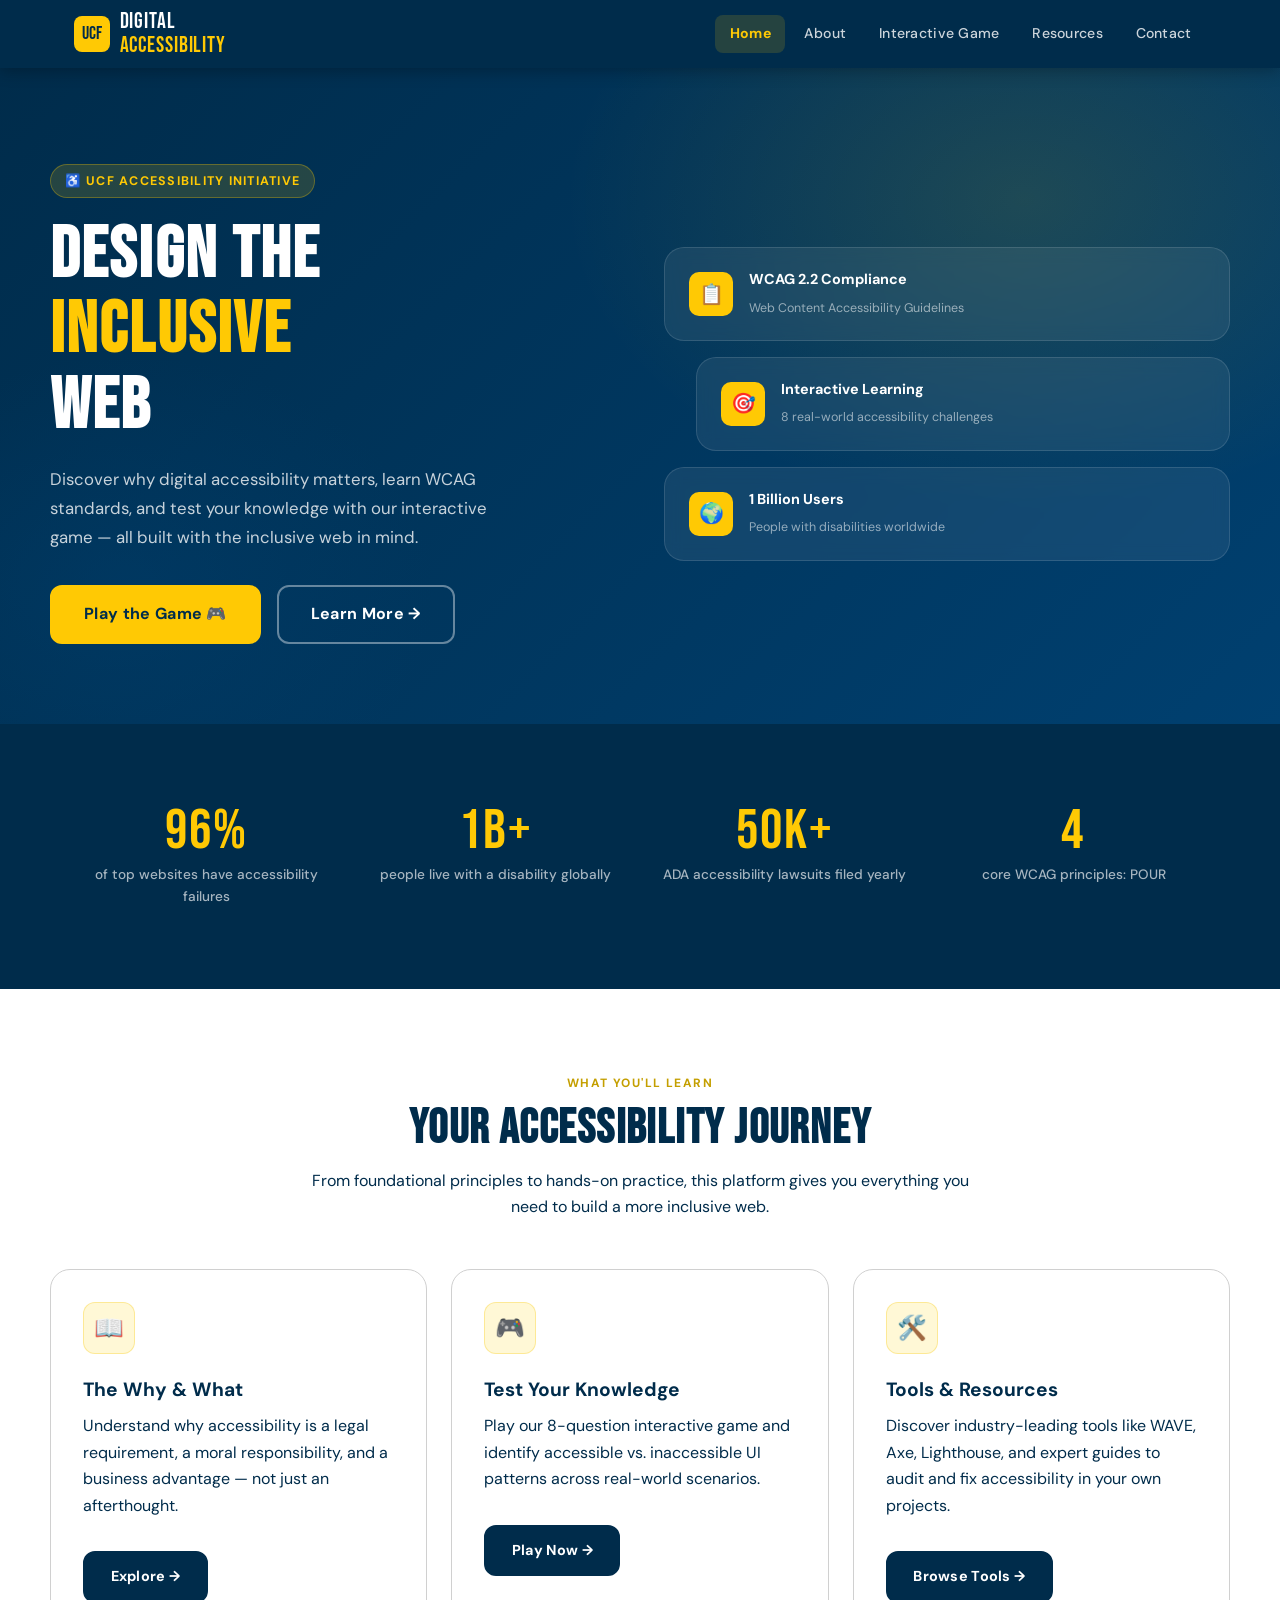
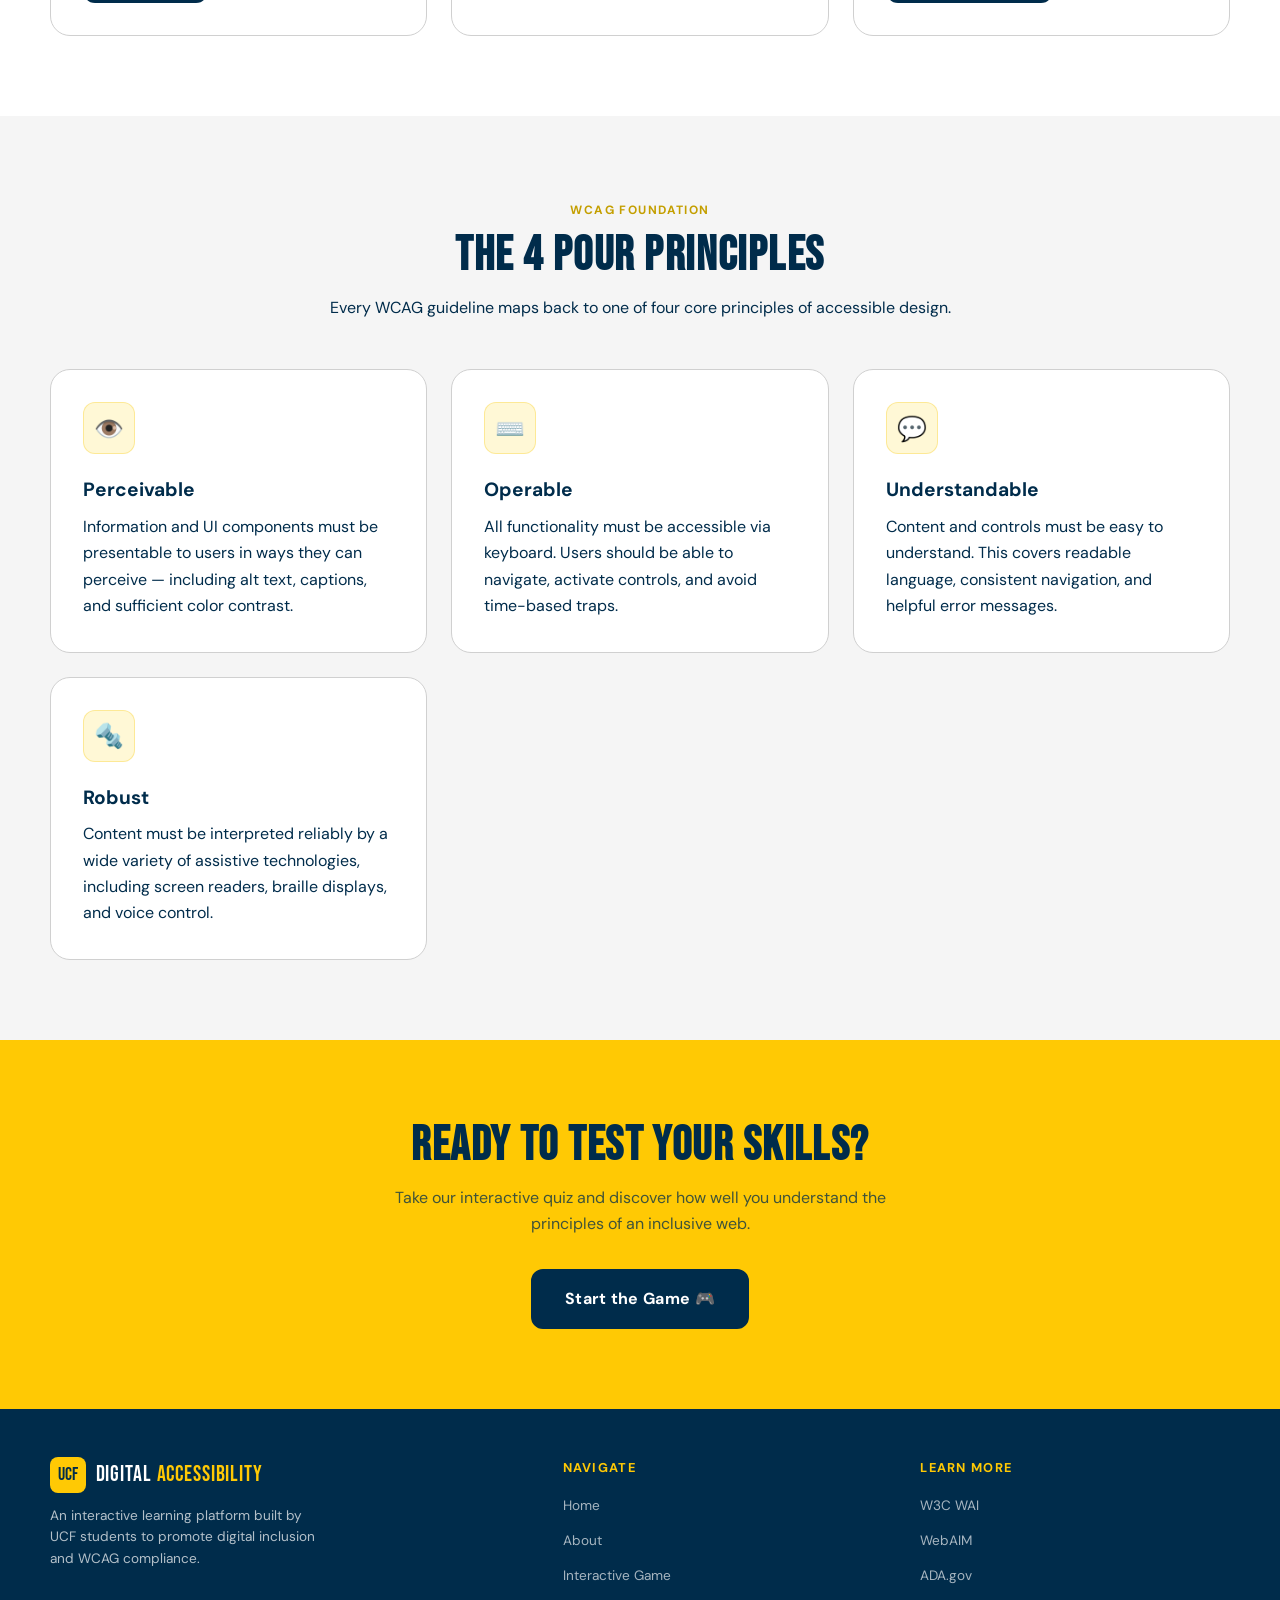
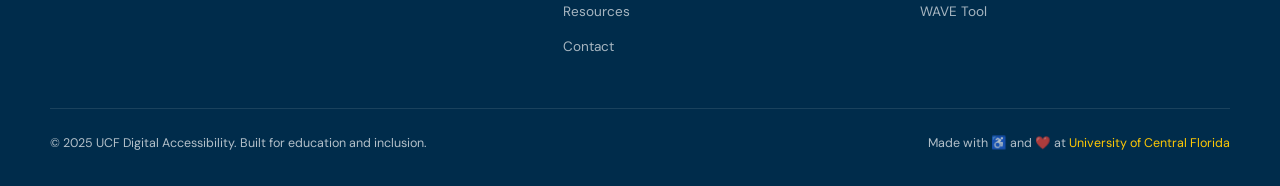
<file: index.html>
<!DOCTYPE html>
<html lang="en">
<head>
  <meta charset="UTF-8" />
  <meta name="viewport" content="width=device-width, initial-scale=1.0" />
  <meta name="description" content="Learn about digital accessibility, WCAG standards, and inclusive design with UCF's interactive learning platform." />
  <title>UCF Digital Accessibility — Home</title>
  <link rel="stylesheet" href="style.css" />
  <link rel="icon" href="data:image/svg+xml,<svg xmlns='http://www.w3.org/2000/svg' viewBox='0 0 100 100'><text y='.9em' font-size='90'>♿</text></svg>" />
</head>
<body>

  <a href="#main-content" class="skip-link">Skip to main content</a>

  <!-- HEADER -->
  <header role="banner">
    <div class="nav-container">
      <a href="index.html" class="nav-logo" aria-label="UCF Digital Accessibility Home">
        <div class="nav-logo-icon" aria-hidden="true">UCF</div>
        <div class="nav-logo-text">Digital<br><span>Accessibility</span></div>
      </a>
      <nav role="navigation" aria-label="Main navigation">
        <button class="nav-toggle" aria-label="Toggle menu" aria-expanded="false">☰</button>
        <ul>
          <li><a href="index.html">Home</a></li>
          <li><a href="about.html">About</a></li>
          <li><a href="accessibility-experiences.html">Interactive Game</a></li>
          <li><a href="resources.html">Resources</a></li>
          <li><a href="contact.html">Contact</a></li>
        </ul>
      </nav>
    </div>
  </header>

  <main id="main-content">

    <!-- HERO -->
    <section class="hero" aria-label="Hero section">
      <div class="hero-grid">
        <div class="hero-content">
          <div class="hero-eyebrow" aria-hidden="true">
            ♿ UCF Accessibility Initiative
          </div>
          <h1>Design the<br><em>Inclusive</em><br>Web</h1>
          <p>
            Discover why digital accessibility matters, learn WCAG standards, and test your knowledge with our interactive game — all built with the inclusive web in mind.
          </p>
          <div class="hero-ctas">
            <a href="accessibility-experiences.html" class="btn btn-primary btn-lg">
              Play the Game 🎮
            </a>
            <a href="about.html" class="btn btn-outline btn-lg">
              Learn More →
            </a>
          </div>
        </div>
        <div class="hero-visual" aria-hidden="true">
          <div class="hero-card">
            <div class="hero-card-icon">📋</div>
            <div class="hero-card-text">
              <strong>WCAG 2.2 Compliance</strong>
              <span>Web Content Accessibility Guidelines</span>
            </div>
          </div>
          <div class="hero-card">
            <div class="hero-card-icon">🎯</div>
            <div class="hero-card-text">
              <strong>Interactive Learning</strong>
              <span>8 real-world accessibility challenges</span>
            </div>
          </div>
          <div class="hero-card">
            <div class="hero-card-icon">🌍</div>
            <div class="hero-card-text">
              <strong>1 Billion Users</strong>
              <span>People with disabilities worldwide</span>
            </div>
          </div>
        </div>
      </div>
    </section>

    <!-- STATS -->
    <section class="section bg-navy" aria-label="Accessibility statistics">
      <div class="stat-strip container">
        <div class="stat-item fade-in">
          <div class="stat-number" data-count="96" data-suffix="%">96%</div>
          <div class="stat-label">of top websites have accessibility failures</div>
        </div>
        <div class="stat-item fade-in">
          <div class="stat-number" data-count="1" data-suffix="B+">1B+</div>
          <div class="stat-label">people live with a disability globally</div>
        </div>
        <div class="stat-item fade-in">
          <div class="stat-number" data-count="50" data-suffix="K+">50K+</div>
          <div class="stat-label">ADA accessibility lawsuits filed yearly</div>
        </div>
        <div class="stat-item fade-in">
          <div class="stat-number" data-count="4" data-suffix="">4</div>
          <div class="stat-label">core WCAG principles: POUR</div>
        </div>
      </div>
    </section>

    <!-- WHAT YOU'LL LEARN -->
    <section class="section" aria-labelledby="learn-heading">
      <div class="section-header fade-in">
        <span class="section-eyebrow">What You'll Learn</span>
        <h2 id="learn-heading">Your Accessibility Journey</h2>
        <p>From foundational principles to hands-on practice, this platform gives you everything you need to build a more inclusive web.</p>
      </div>
      <div class="cards-grid">
        <article class="card fade-in" aria-label="About accessibility">
          <div class="card-icon" aria-hidden="true">📖</div>
          <h3>The Why & What</h3>
          <p>Understand why accessibility is a legal requirement, a moral responsibility, and a business advantage — not just an afterthought.</p>
          <a href="about.html" class="btn btn-navy mt-2" style="display:inline-flex;">Explore →</a>
        </article>
        <article class="card fade-in" aria-label="Interactive game">
          <div class="card-icon" aria-hidden="true">🎮</div>
          <h3>Test Your Knowledge</h3>
          <p>Play our 8-question interactive game and identify accessible vs. inaccessible UI patterns across real-world scenarios.</p>
          <a href="accessibility-experiences.html" class="btn btn-navy mt-2" style="display:inline-flex;">Play Now →</a>
        </article>
        <article class="card fade-in" aria-label="Developer resources">
          <div class="card-icon" aria-hidden="true">🛠️</div>
          <h3>Tools & Resources</h3>
          <p>Discover industry-leading tools like WAVE, Axe, Lighthouse, and expert guides to audit and fix accessibility in your own projects.</p>
          <a href="resources.html" class="btn btn-navy mt-2" style="display:inline-flex;">Browse Tools →</a>
        </article>
      </div>
    </section>

    <!-- POUR PRINCIPLES -->
    <section class="section bg-gray" aria-labelledby="pour-heading">
      <div class="section-header fade-in">
        <span class="section-eyebrow">WCAG Foundation</span>
        <h2 id="pour-heading">The 4 POUR Principles</h2>
        <p>Every WCAG guideline maps back to one of four core principles of accessible design.</p>
      </div>
      <div class="cards-grid">
        <article class="card fade-in">
          <div class="card-icon" aria-hidden="true">👁️</div>
          <h3>Perceivable</h3>
          <p>Information and UI components must be presentable to users in ways they can perceive — including alt text, captions, and sufficient color contrast.</p>
        </article>
        <article class="card fade-in">
          <div class="card-icon" aria-hidden="true">⌨️</div>
          <h3>Operable</h3>
          <p>All functionality must be accessible via keyboard. Users should be able to navigate, activate controls, and avoid time-based traps.</p>
        </article>
        <article class="card fade-in">
          <div class="card-icon" aria-hidden="true">💬</div>
          <h3>Understandable</h3>
          <p>Content and controls must be easy to understand. This covers readable language, consistent navigation, and helpful error messages.</p>
        </article>
        <article class="card fade-in">
          <div class="card-icon" aria-hidden="true">🔩</div>
          <h3>Robust</h3>
          <p>Content must be interpreted reliably by a wide variety of assistive technologies, including screen readers, braille displays, and voice control.</p>
        </article>
      </div>
    </section>

    <!-- CTA -->
    <section class="section bg-gold" aria-label="Call to action">
      <div class="text-center container">
        <h2 style="color:var(--navy);" class="fade-in">Ready to Test Your Skills?</h2>
        <p style="color:rgba(0,44,75,.75);max-width:500px;margin:0 auto 2rem;" class="fade-in">
          Take our interactive quiz and discover how well you understand the principles of an inclusive web.
        </p>
        <a href="accessibility-experiences.html" class="btn btn-navy btn-lg fade-in">
          Start the Game 🎮
        </a>
      </div>
    </section>

  </main>

  <!-- FOOTER -->
  <footer role="contentinfo">
    <div class="footer-inner">
      <div class="footer-brand">
        <a href="index.html" class="nav-logo" aria-label="UCF Digital Accessibility">
          <div class="nav-logo-icon" aria-hidden="true">UCF</div>
          <div class="nav-logo-text">Digital <span>Accessibility</span></div>
        </a>
        <p>An interactive learning platform built by UCF students to promote digital inclusion and WCAG compliance.</p>
      </div>
      <div class="footer-col">
        <h4>Navigate</h4>
        <ul>
          <li><a href="index.html">Home</a></li>
          <li><a href="about.html">About</a></li>
          <li><a href="accessibility-experiences.html">Interactive Game</a></li>
          <li><a href="resources.html">Resources</a></li>
          <li><a href="contact.html">Contact</a></li>
        </ul>
      </div>
      <div class="footer-col">
        <h4>Learn More</h4>
        <ul>
          <li><a href="https://www.w3.org/WAI/" target="_blank" rel="noopener">W3C WAI</a></li>
          <li><a href="https://webaim.org/" target="_blank" rel="noopener">WebAIM</a></li>
          <li><a href="https://www.ada.gov/" target="_blank" rel="noopener">ADA.gov</a></li>
          <li><a href="https://wave.webaim.org/" target="_blank" rel="noopener">WAVE Tool</a></li>
        </ul>
      </div>
    </div>
    <div class="footer-bottom">
      <span>© 2025 UCF Digital Accessibility. Built for education and inclusion.</span>
      <span>Made with ♿ and ❤️ at <a href="https://www.ucf.edu" target="_blank" rel="noopener">University of Central Florida</a></span>
    </div>
  </footer>

  <script src="script.js"></script>
</body>
</html>
</file>
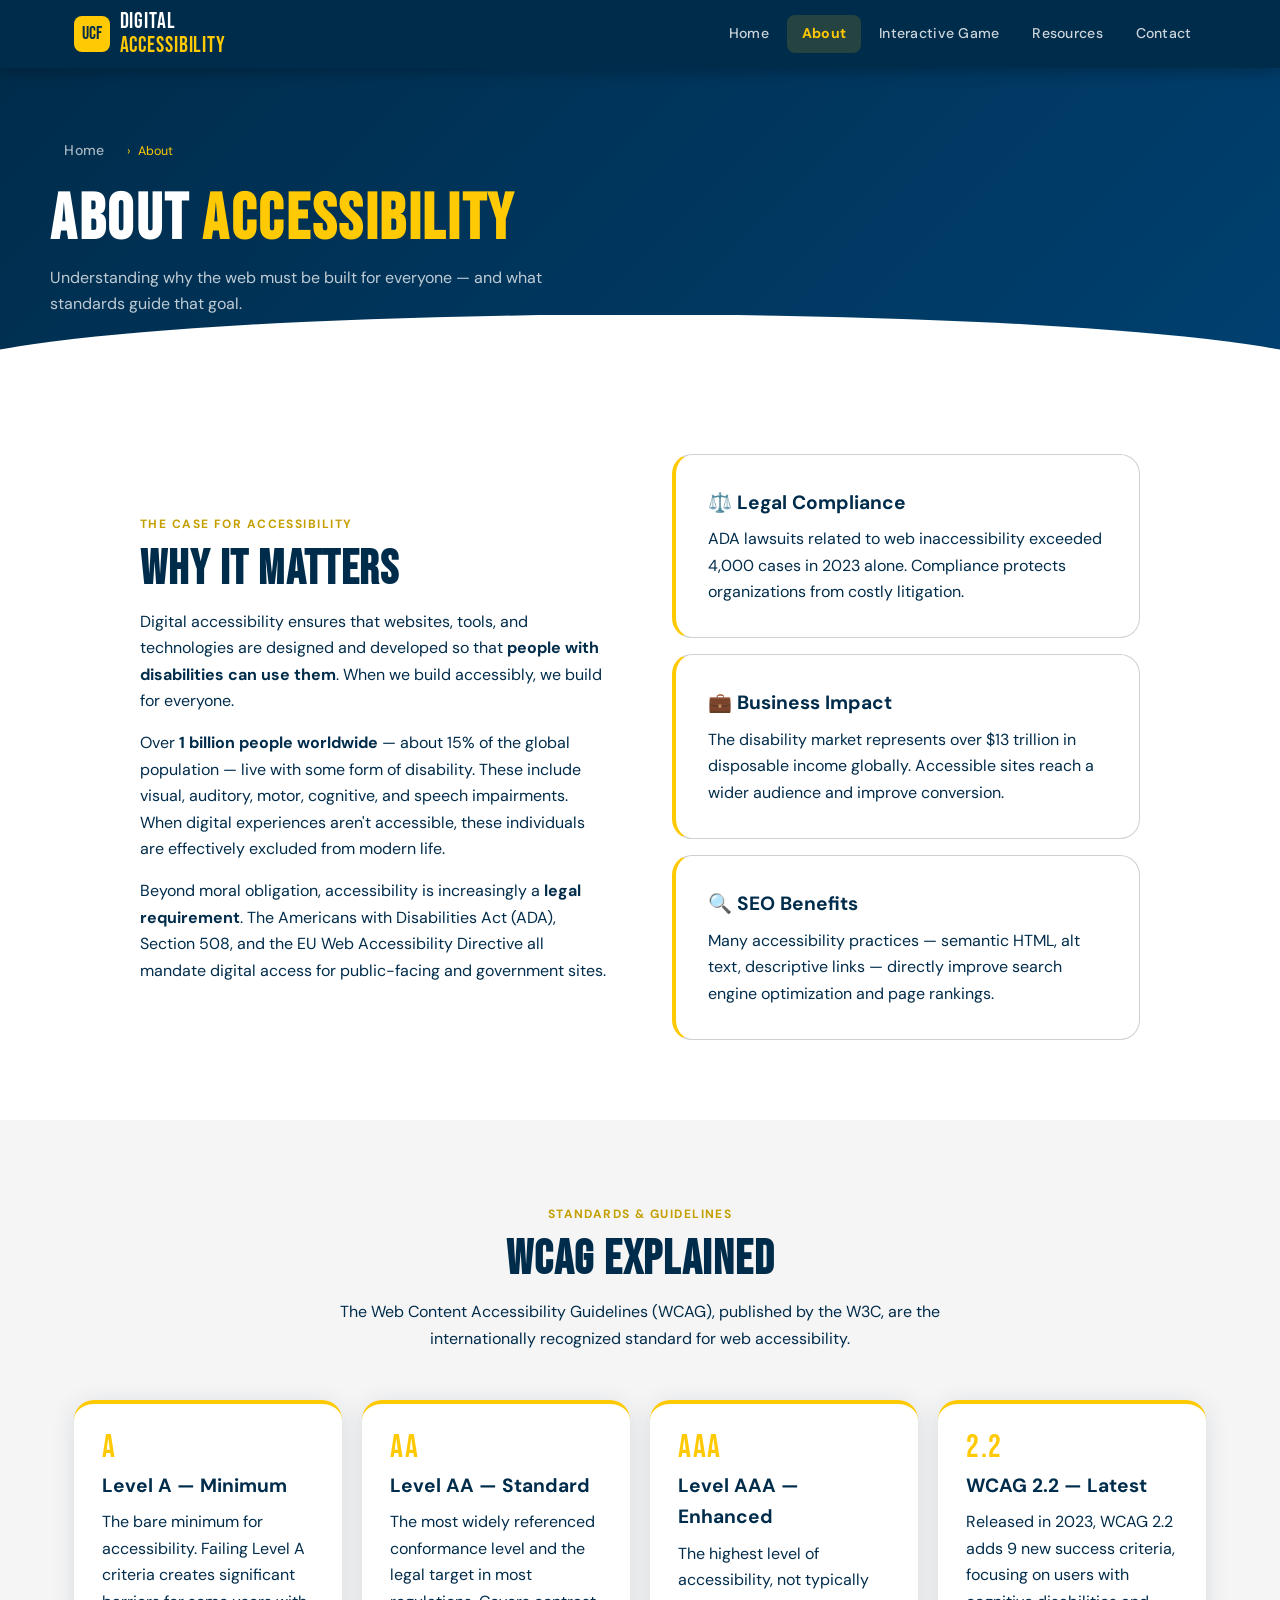
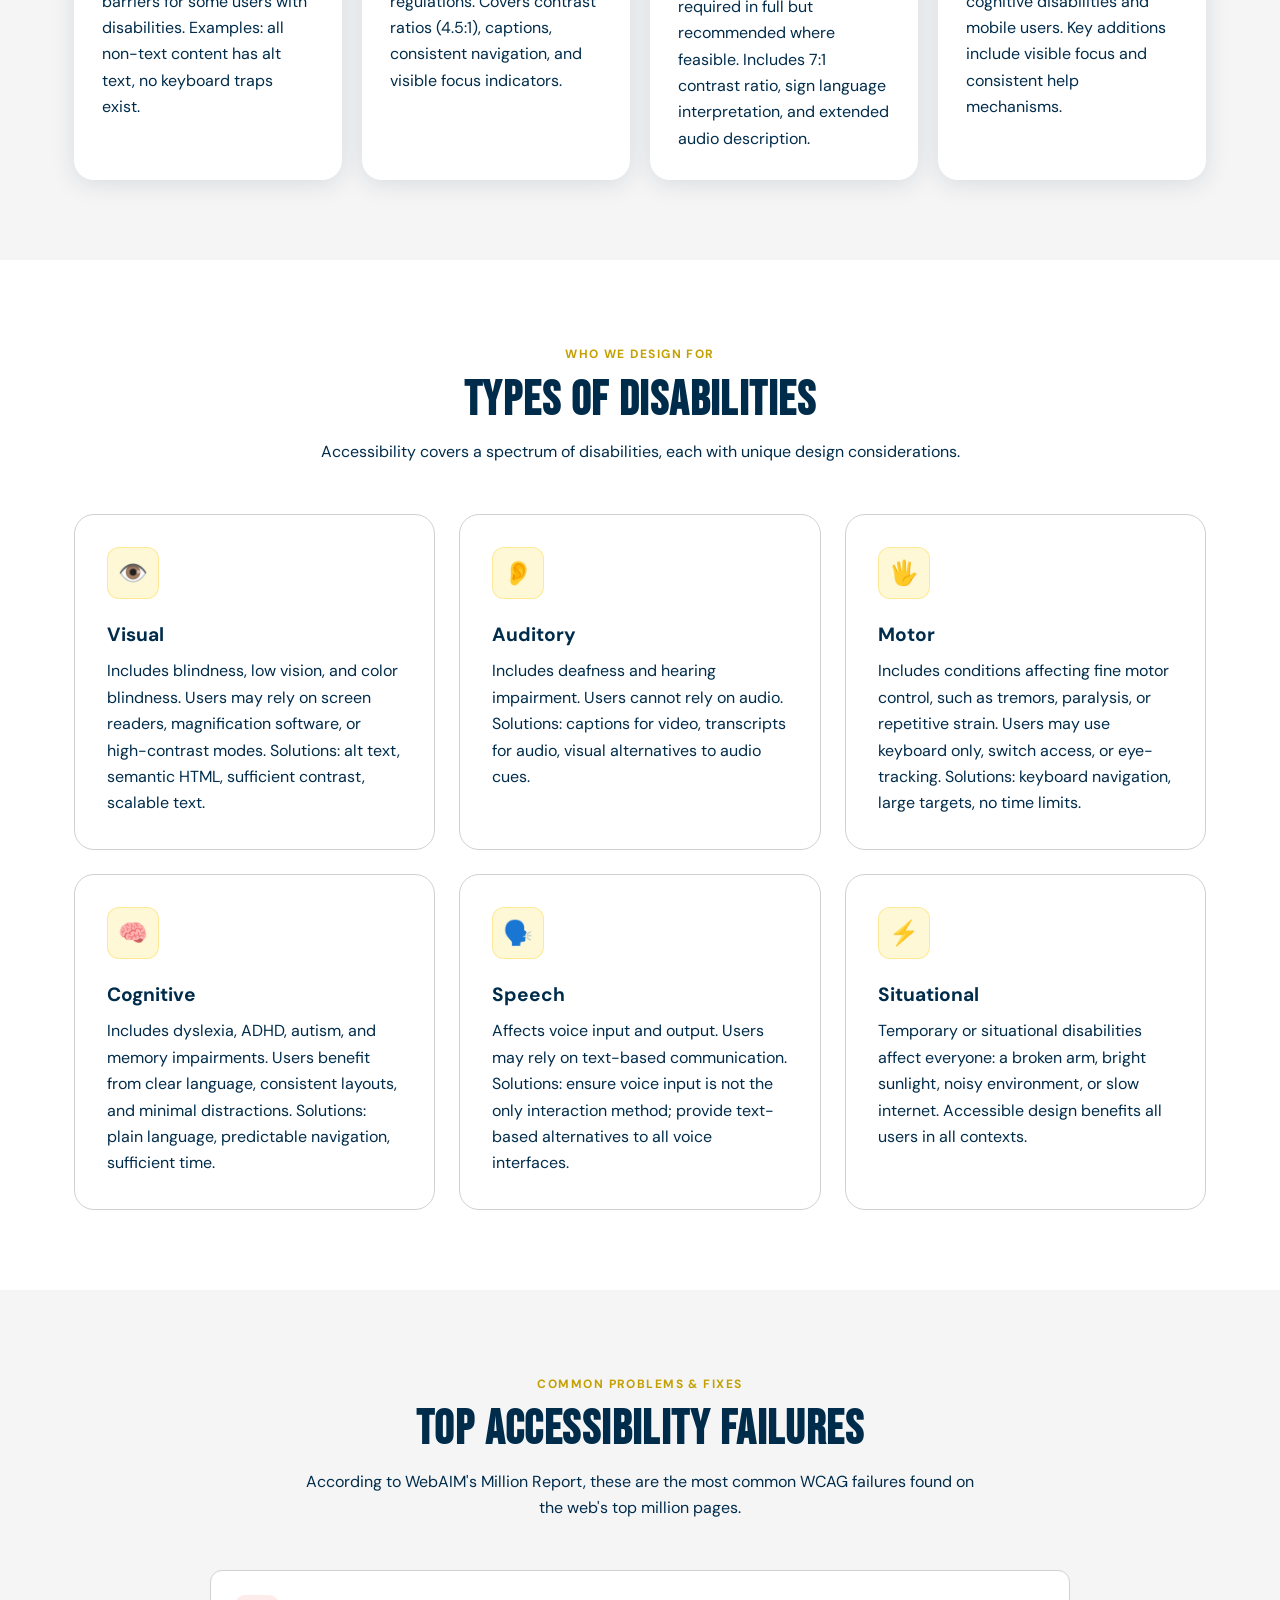
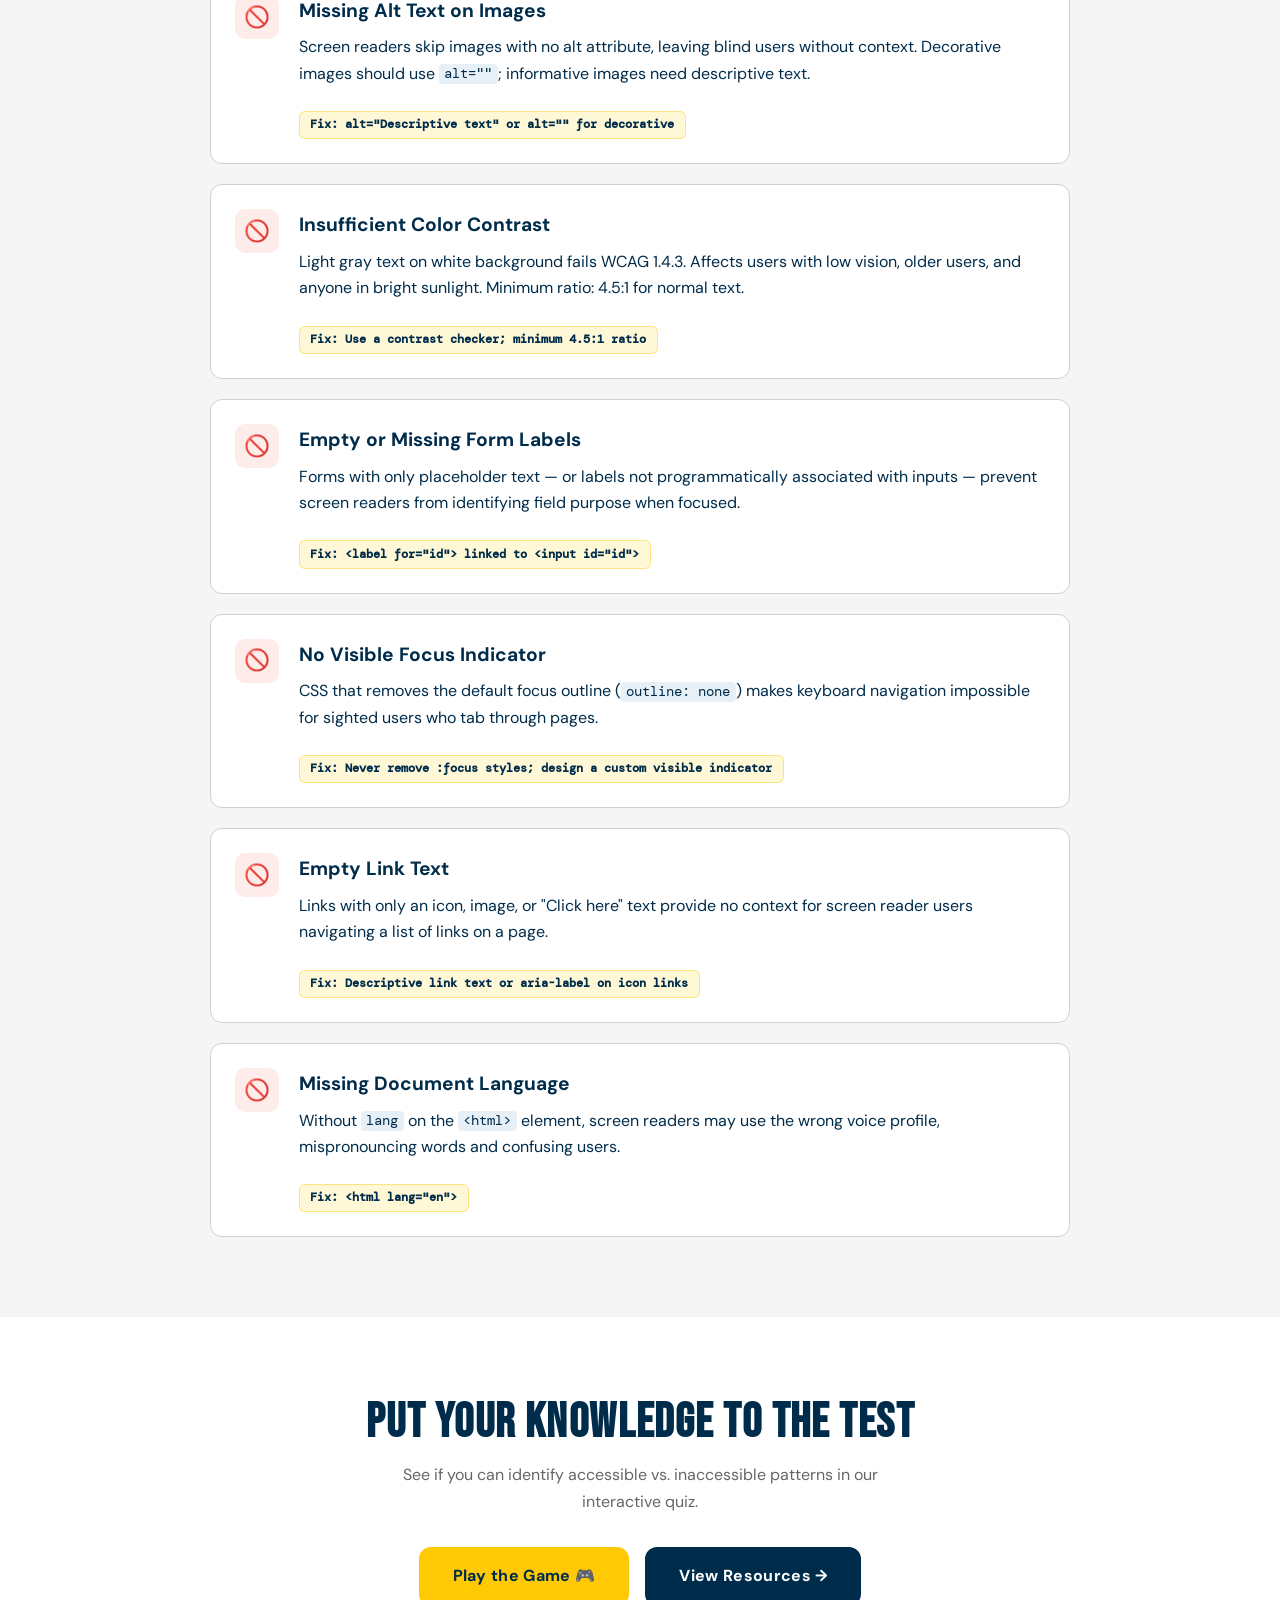
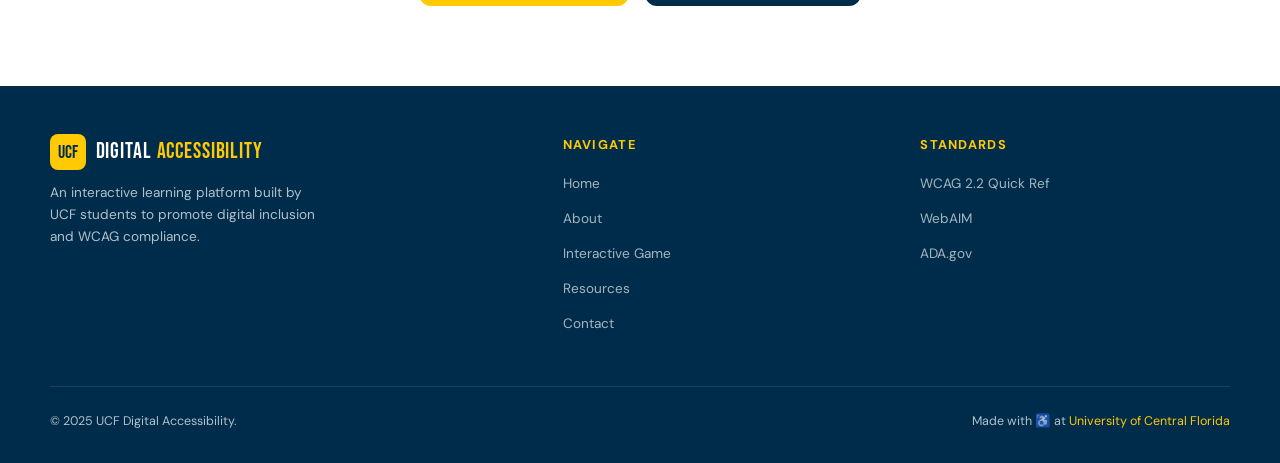
<file: about.html>
<!DOCTYPE html>
<html lang="en">
<head>
  <meta charset="UTF-8" />
  <meta name="viewport" content="width=device-width, initial-scale=1.0" />
  <meta name="description" content="Learn why digital accessibility matters, explore WCAG standards, and discover how to fix common accessibility issues." />
  <title>About — UCF Digital Accessibility</title>
  <link rel="stylesheet" href="style.css" />
  <link rel="icon" href="data:image/svg+xml,<svg xmlns='http://www.w3.org/2000/svg' viewBox='0 0 100 100'><text y='.9em' font-size='90'>♿</text></svg>" />
</head>
<body>

  <a href="#main-content" class="skip-link">Skip to main content</a>

  <header role="banner">
    <div class="nav-container">
      <a href="index.html" class="nav-logo" aria-label="UCF Digital Accessibility Home">
        <div class="nav-logo-icon" aria-hidden="true">UCF</div>
        <div class="nav-logo-text">Digital<br><span>Accessibility</span></div>
      </a>
      <nav role="navigation" aria-label="Main navigation">
        <button class="nav-toggle" aria-label="Toggle menu" aria-expanded="false">☰</button>
        <ul>
          <li><a href="index.html">Home</a></li>
          <li><a href="about.html">About</a></li>
          <li><a href="accessibility-experiences.html">Interactive Game</a></li>
          <li><a href="resources.html">Resources</a></li>
          <li><a href="contact.html">Contact</a></li>
        </ul>
      </nav>
    </div>
  </header>

  <main id="main-content">

    <div class="page-header">
      <div class="page-header-content">
        <nav class="breadcrumb" aria-label="Breadcrumb">
          <a href="index.html">Home</a>
          <span aria-hidden="true">›</span>
          <span aria-current="page">About</span>
        </nav>
        <h1>About <em>Accessibility</em></h1>
        <p>Understanding why the web must be built for everyone — and what standards guide that goal.</p>
      </div>
    </div>

    <!-- WHY IT MATTERS -->
    <section class="section" aria-labelledby="why-heading">
      <div class="container">
        <div style="display:grid;grid-template-columns:1fr 1fr;gap:4rem;align-items:center;max-width:1000px;margin:0 auto;">
          <div class="fade-in">
            <span class="section-eyebrow">The Case for Accessibility</span>
            <h2 id="why-heading" style="text-align:left;">Why It Matters</h2>
            <p>Digital accessibility ensures that websites, tools, and technologies are designed and developed so that <strong>people with disabilities can use them</strong>. When we build accessibly, we build for everyone.</p>
            <p>Over <strong>1 billion people worldwide</strong> — about 15% of the global population — live with some form of disability. These include visual, auditory, motor, cognitive, and speech impairments. When digital experiences aren't accessible, these individuals are effectively excluded from modern life.</p>
            <p>Beyond moral obligation, accessibility is increasingly a <strong>legal requirement</strong>. The Americans with Disabilities Act (ADA), Section 508, and the EU Web Accessibility Directive all mandate digital access for public-facing and government sites.</p>
          </div>
          <div class="fade-in" style="display:grid;gap:1rem;">
            <div class="card" style="border-left:4px solid var(--gold);">
              <h3>⚖️ Legal Compliance</h3>
              <p>ADA lawsuits related to web inaccessibility exceeded 4,000 cases in 2023 alone. Compliance protects organizations from costly litigation.</p>
            </div>
            <div class="card" style="border-left:4px solid var(--gold);">
              <h3>💼 Business Impact</h3>
              <p>The disability market represents over $13 trillion in disposable income globally. Accessible sites reach a wider audience and improve conversion.</p>
            </div>
            <div class="card" style="border-left:4px solid var(--gold);">
              <h3>🔍 SEO Benefits</h3>
              <p>Many accessibility practices — semantic HTML, alt text, descriptive links — directly improve search engine optimization and page rankings.</p>
            </div>
          </div>
        </div>
      </div>
    </section>

    <!-- WCAG STANDARDS -->
    <section class="section bg-gray" aria-labelledby="wcag-heading">
      <div class="container">
        <div class="section-header fade-in">
          <span class="section-eyebrow">Standards & Guidelines</span>
          <h2 id="wcag-heading">WCAG Explained</h2>
          <p>The Web Content Accessibility Guidelines (WCAG), published by the W3C, are the internationally recognized standard for web accessibility.</p>
        </div>
        <div class="wcag-grid fade-in">
          <div class="wcag-card">
            <div class="wcag-level">A</div>
            <h3>Level A — Minimum</h3>
            <p>The bare minimum for accessibility. Failing Level A criteria creates significant barriers for some users with disabilities. Examples: all non-text content has alt text, no keyboard traps exist.</p>
          </div>
          <div class="wcag-card">
            <div class="wcag-level">AA</div>
            <h3>Level AA — Standard</h3>
            <p>The most widely referenced conformance level and the legal target in most regulations. Covers contrast ratios (4.5:1), captions, consistent navigation, and visible focus indicators.</p>
          </div>
          <div class="wcag-card">
            <div class="wcag-level">AAA</div>
            <h3>Level AAA — Enhanced</h3>
            <p>The highest level of accessibility, not typically required in full but recommended where feasible. Includes 7:1 contrast ratio, sign language interpretation, and extended audio description.</p>
          </div>
          <div class="wcag-card">
            <div class="wcag-level">2.2</div>
            <h3>WCAG 2.2 — Latest</h3>
            <p>Released in 2023, WCAG 2.2 adds 9 new success criteria, focusing on users with cognitive disabilities and mobile users. Key additions include visible focus and consistent help mechanisms.</p>
          </div>
        </div>
      </div>
    </section>

    <!-- DISABILITY TYPES -->
    <section class="section" aria-labelledby="types-heading">
      <div class="container">
        <div class="section-header fade-in">
          <span class="section-eyebrow">Who We Design For</span>
          <h2 id="types-heading">Types of Disabilities</h2>
          <p>Accessibility covers a spectrum of disabilities, each with unique design considerations.</p>
        </div>
        <div class="cards-grid">
          <article class="card fade-in">
            <div class="card-icon" aria-hidden="true">👁️</div>
            <h3>Visual</h3>
            <p>Includes blindness, low vision, and color blindness. Users may rely on screen readers, magnification software, or high-contrast modes. Solutions: alt text, semantic HTML, sufficient contrast, scalable text.</p>
          </article>
          <article class="card fade-in">
            <div class="card-icon" aria-hidden="true">👂</div>
            <h3>Auditory</h3>
            <p>Includes deafness and hearing impairment. Users cannot rely on audio. Solutions: captions for video, transcripts for audio, visual alternatives to audio cues.</p>
          </article>
          <article class="card fade-in">
            <div class="card-icon" aria-hidden="true">🖐️</div>
            <h3>Motor</h3>
            <p>Includes conditions affecting fine motor control, such as tremors, paralysis, or repetitive strain. Users may use keyboard only, switch access, or eye-tracking. Solutions: keyboard navigation, large targets, no time limits.</p>
          </article>
          <article class="card fade-in">
            <div class="card-icon" aria-hidden="true">🧠</div>
            <h3>Cognitive</h3>
            <p>Includes dyslexia, ADHD, autism, and memory impairments. Users benefit from clear language, consistent layouts, and minimal distractions. Solutions: plain language, predictable navigation, sufficient time.</p>
          </article>
          <article class="card fade-in">
            <div class="card-icon" aria-hidden="true">🗣️</div>
            <h3>Speech</h3>
            <p>Affects voice input and output. Users may rely on text-based communication. Solutions: ensure voice input is not the only interaction method; provide text-based alternatives to all voice interfaces.</p>
          </article>
          <article class="card fade-in">
            <div class="card-icon" aria-hidden="true">⚡</div>
            <h3>Situational</h3>
            <p>Temporary or situational disabilities affect everyone: a broken arm, bright sunlight, noisy environment, or slow internet. Accessible design benefits all users in all contexts.</p>
          </article>
        </div>
      </div>
    </section>

    <!-- COMMON ISSUES -->
    <section class="section bg-gray" aria-labelledby="issues-heading">
      <div class="container">
        <div class="section-header fade-in">
          <span class="section-eyebrow">Common Problems & Fixes</span>
          <h2 id="issues-heading">Top Accessibility Failures</h2>
          <p>According to WebAIM's Million Report, these are the most common WCAG failures found on the web's top million pages.</p>
        </div>
        <div class="issue-list fade-in">

          <div class="issue-item">
            <div class="issue-badge bad" aria-hidden="true">🚫</div>
            <div>
              <h3>Missing Alt Text on Images</h3>
              <p>Screen readers skip images with no alt attribute, leaving blind users without context. Decorative images should use <code>alt=""</code>; informative images need descriptive text.</p>
              <span class="fix-tag">Fix: alt="Descriptive text" or alt="" for decorative</span>
            </div>
          </div>

          <div class="issue-item">
            <div class="issue-badge bad" aria-hidden="true">🚫</div>
            <div>
              <h3>Insufficient Color Contrast</h3>
              <p>Light gray text on white background fails WCAG 1.4.3. Affects users with low vision, older users, and anyone in bright sunlight. Minimum ratio: 4.5:1 for normal text.</p>
              <span class="fix-tag">Fix: Use a contrast checker; minimum 4.5:1 ratio</span>
            </div>
          </div>

          <div class="issue-item">
            <div class="issue-badge bad" aria-hidden="true">🚫</div>
            <div>
              <h3>Empty or Missing Form Labels</h3>
              <p>Forms with only placeholder text — or labels not programmatically associated with inputs — prevent screen readers from identifying field purpose when focused.</p>
              <span class="fix-tag">Fix: &lt;label for="id"&gt; linked to &lt;input id="id"&gt;</span>
            </div>
          </div>

          <div class="issue-item">
            <div class="issue-badge bad" aria-hidden="true">🚫</div>
            <div>
              <h3>No Visible Focus Indicator</h3>
              <p>CSS that removes the default focus outline (<code>outline: none</code>) makes keyboard navigation impossible for sighted users who tab through pages.</p>
              <span class="fix-tag">Fix: Never remove :focus styles; design a custom visible indicator</span>
            </div>
          </div>

          <div class="issue-item">
            <div class="issue-badge bad" aria-hidden="true">🚫</div>
            <div>
              <h3>Empty Link Text</h3>
              <p>Links with only an icon, image, or "Click here" text provide no context for screen reader users navigating a list of links on a page.</p>
              <span class="fix-tag">Fix: Descriptive link text or aria-label on icon links</span>
            </div>
          </div>

          <div class="issue-item">
            <div class="issue-badge bad" aria-hidden="true">🚫</div>
            <div>
              <h3>Missing Document Language</h3>
              <p>Without <code>lang</code> on the <code>&lt;html&gt;</code> element, screen readers may use the wrong voice profile, mispronouncing words and confusing users.</p>
              <span class="fix-tag">Fix: &lt;html lang="en"&gt;</span>
            </div>
          </div>

        </div>
      </div>
    </section>

    <!-- CTA -->
    <section class="section" aria-label="Call to action">
      <div class="text-center container fade-in">
        <h2>Put Your Knowledge to the Test</h2>
        <p style="max-width:500px;margin:0 auto 2rem;color:var(--gray-600);">See if you can identify accessible vs. inaccessible patterns in our interactive quiz.</p>
        <div style="display:flex;gap:1rem;justify-content:center;flex-wrap:wrap;">
          <a href="accessibility-experiences.html" class="btn btn-primary btn-lg">Play the Game 🎮</a>
          <a href="resources.html" class="btn btn-navy btn-lg">View Resources →</a>
        </div>
      </div>
    </section>

  </main>

  <footer role="contentinfo">
    <div class="footer-inner">
      <div class="footer-brand">
        <a href="index.html" class="nav-logo" aria-label="UCF Digital Accessibility">
          <div class="nav-logo-icon" aria-hidden="true">UCF</div>
          <div class="nav-logo-text">Digital <span>Accessibility</span></div>
        </a>
        <p>An interactive learning platform built by UCF students to promote digital inclusion and WCAG compliance.</p>
      </div>
      <div class="footer-col">
        <h4>Navigate</h4>
        <ul>
          <li><a href="index.html">Home</a></li>
          <li><a href="about.html">About</a></li>
          <li><a href="accessibility-experiences.html">Interactive Game</a></li>
          <li><a href="resources.html">Resources</a></li>
          <li><a href="contact.html">Contact</a></li>
        </ul>
      </div>
      <div class="footer-col">
        <h4>Standards</h4>
        <ul>
          <li><a href="https://www.w3.org/WAI/WCAG22/quickref/" target="_blank" rel="noopener">WCAG 2.2 Quick Ref</a></li>
          <li><a href="https://webaim.org/" target="_blank" rel="noopener">WebAIM</a></li>
          <li><a href="https://www.ada.gov/" target="_blank" rel="noopener">ADA.gov</a></li>
        </ul>
      </div>
    </div>
    <div class="footer-bottom">
      <span>© 2025 UCF Digital Accessibility.</span>
      <span>Made with ♿ at <a href="https://www.ucf.edu" target="_blank" rel="noopener">University of Central Florida</a></span>
    </div>
  </footer>

  <script src="script.js"></script>
</body>
</html>
</file>
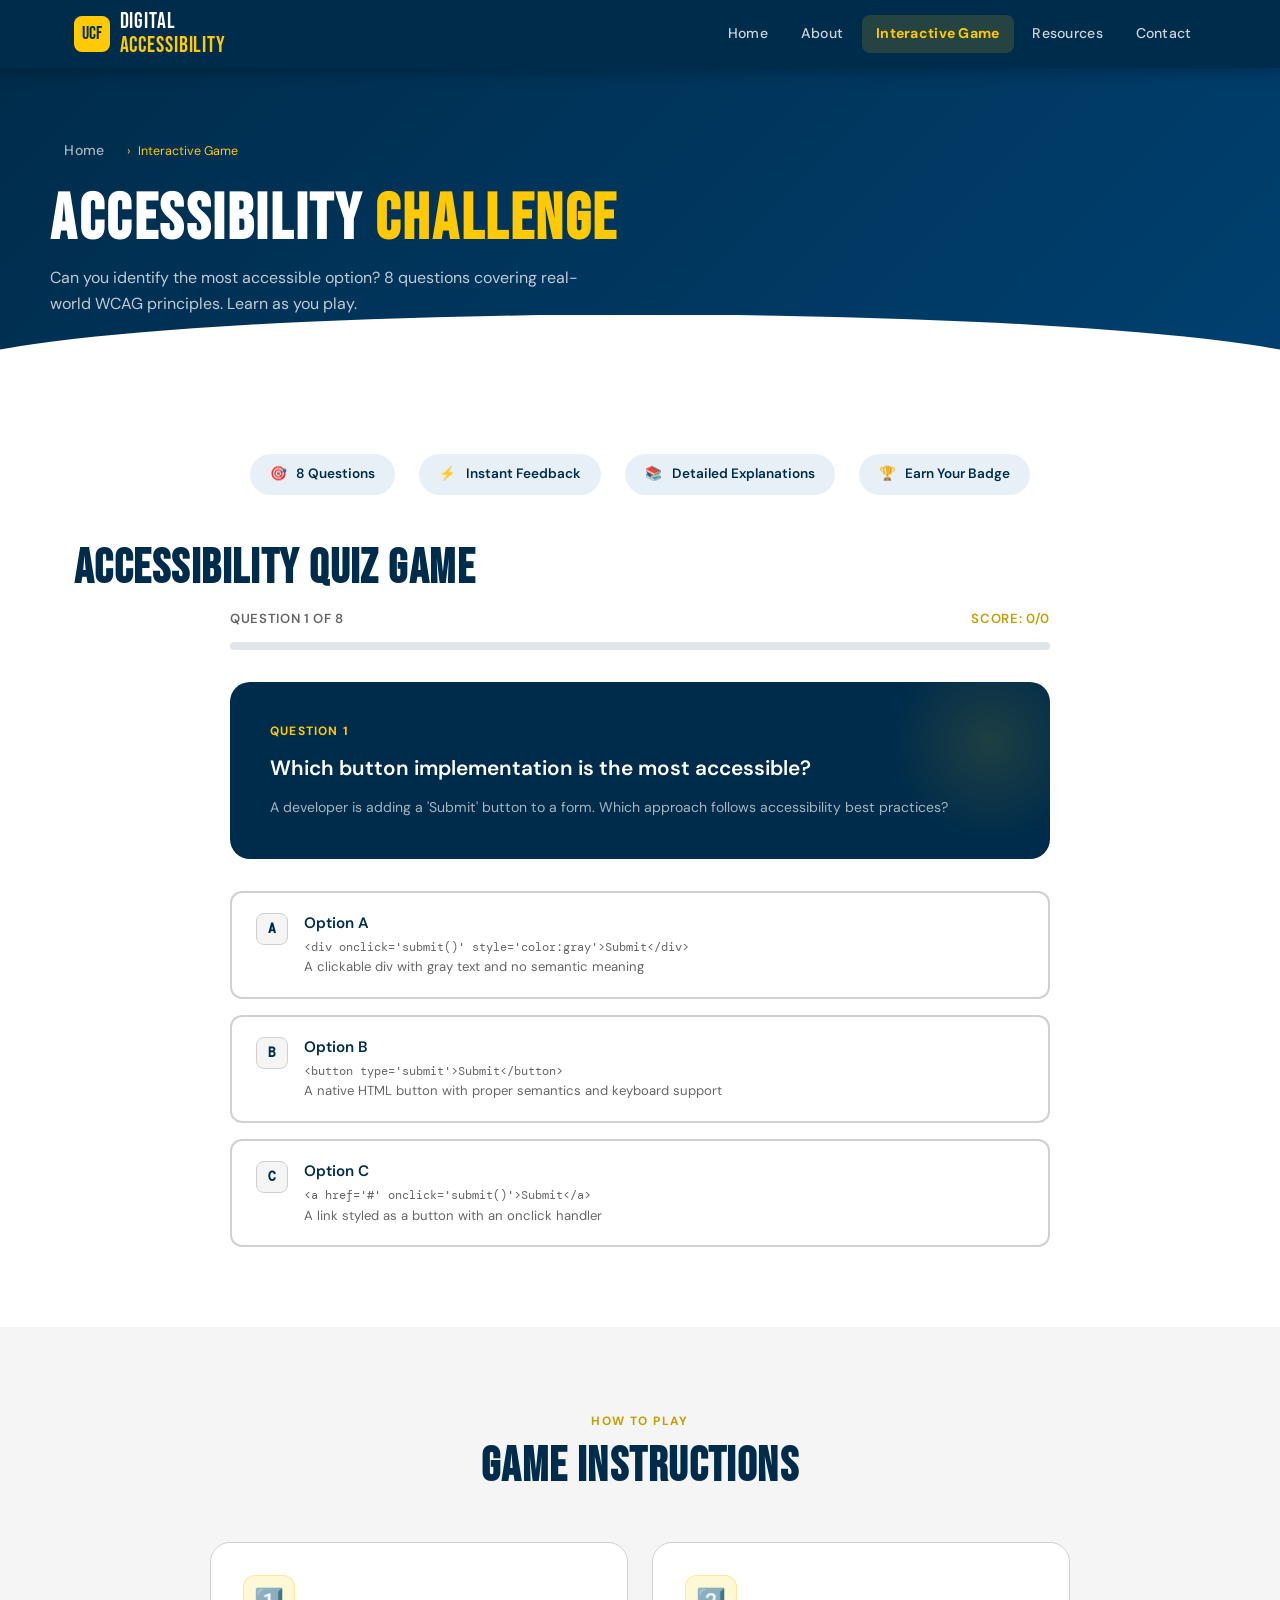
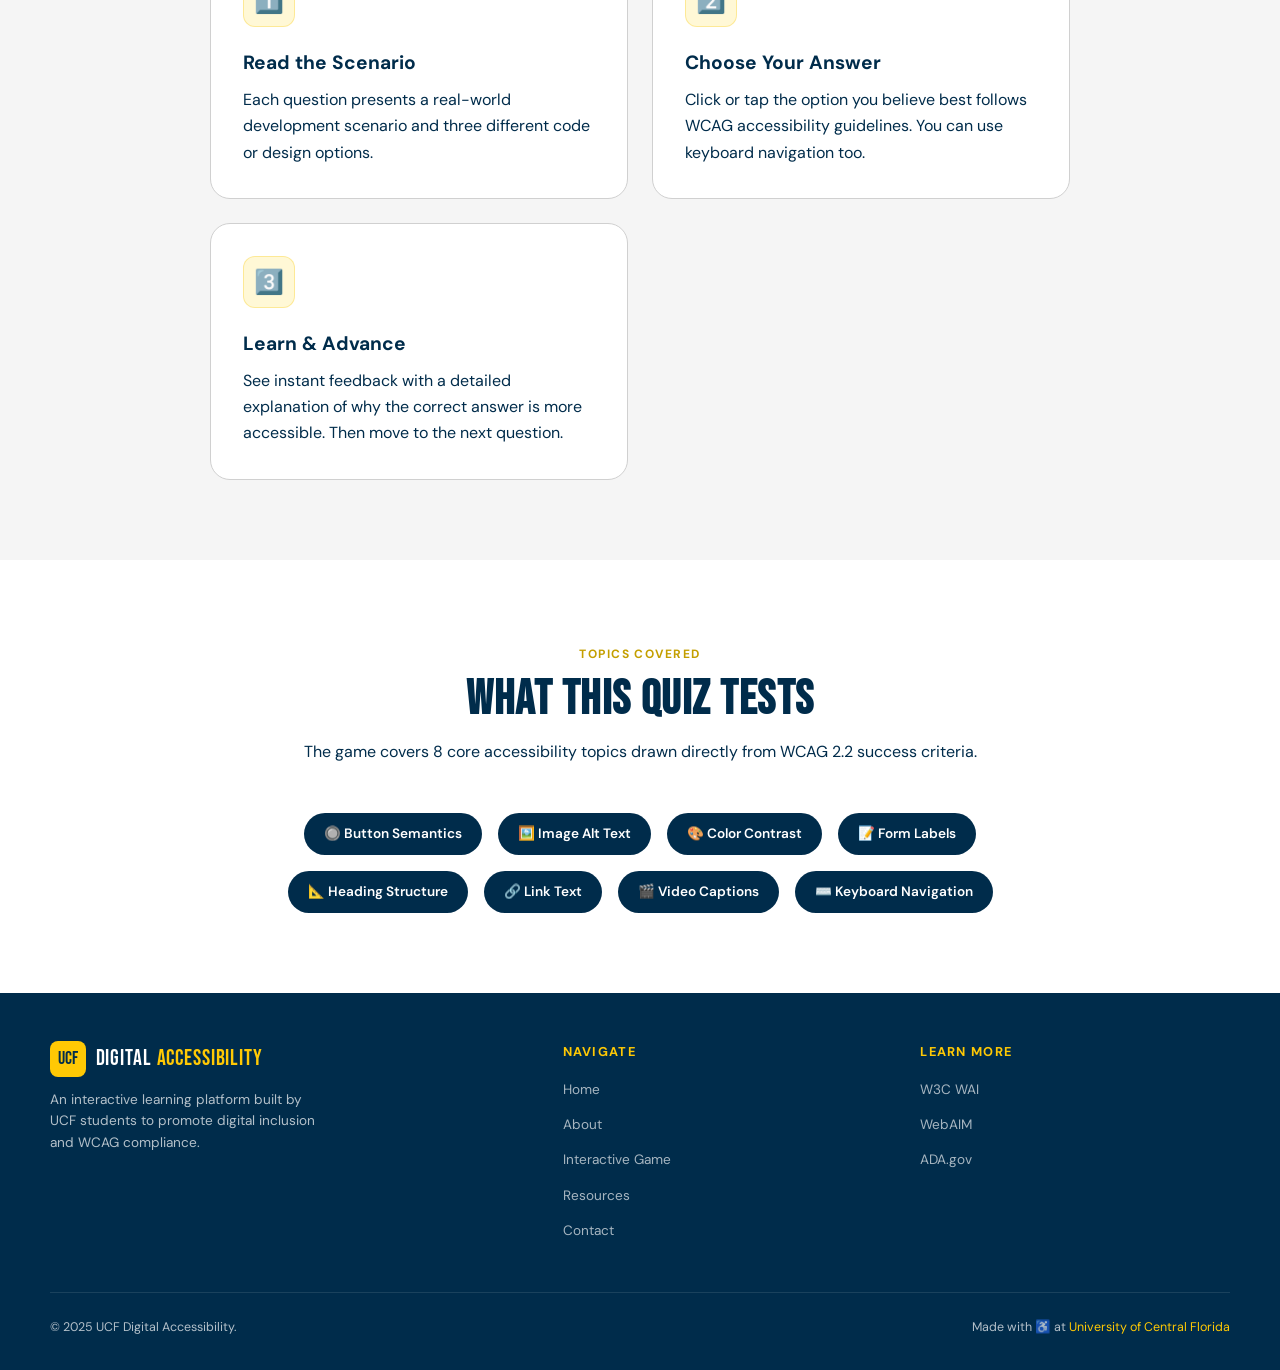
<file: accessibility-experiences.html>
<!DOCTYPE html>
<html lang="en">
<head>
  <meta charset="UTF-8" />
  <meta name="viewport" content="width=device-width, initial-scale=1.0" />
  <meta name="description" content="Test your accessibility knowledge with our interactive game. Identify accessible vs. inaccessible UI patterns and learn WCAG best practices." />
  <title>Interactive Game — UCF Digital Accessibility</title>
  <link rel="stylesheet" href="style.css" />
  <link rel="icon" href="data:image/svg+xml,<svg xmlns='http://www.w3.org/2000/svg' viewBox='0 0 100 100'><text y='.9em' font-size='90'>♿</text></svg>" />
</head>
<body>

  <a href="#main-content" class="skip-link">Skip to main content</a>

  <header role="banner">
    <div class="nav-container">
      <a href="index.html" class="nav-logo" aria-label="UCF Digital Accessibility Home">
        <div class="nav-logo-icon" aria-hidden="true">UCF</div>
        <div class="nav-logo-text">Digital<br><span>Accessibility</span></div>
      </a>
      <nav role="navigation" aria-label="Main navigation">
        <button class="nav-toggle" aria-label="Toggle menu" aria-expanded="false">☰</button>
        <ul>
          <li><a href="index.html">Home</a></li>
          <li><a href="about.html">About</a></li>
          <li><a href="accessibility-experiences.html">Interactive Game</a></li>
          <li><a href="resources.html">Resources</a></li>
          <li><a href="contact.html">Contact</a></li>
        </ul>
      </nav>
    </div>
  </header>

  <main id="main-content">

    <div class="page-header">
      <div class="page-header-content">
        <nav class="breadcrumb" aria-label="Breadcrumb">
          <a href="index.html">Home</a>
          <span aria-hidden="true">›</span>
          <span aria-current="page">Interactive Game</span>
        </nav>
        <h1>Accessibility <em>Challenge</em></h1>
        <p>Can you identify the most accessible option? 8 questions covering real-world WCAG principles. Learn as you play.</p>
      </div>
    </div>

    <section class="section" aria-labelledby="game-heading">
      <div class="container">

        <!-- Pre-game info strip -->
        <div style="display:flex;gap:1.5rem;flex-wrap:wrap;justify-content:center;margin-bottom:3rem;" class="fade-in" aria-label="Game details">
          <div style="display:flex;align-items:center;gap:.6rem;background:var(--navy-light);padding:.6rem 1.25rem;border-radius:100px;font-size:.85rem;font-weight:600;color:var(--navy);">
            <span aria-hidden="true">🎯</span> 8 Questions
          </div>
          <div style="display:flex;align-items:center;gap:.6rem;background:var(--navy-light);padding:.6rem 1.25rem;border-radius:100px;font-size:.85rem;font-weight:600;color:var(--navy);">
            <span aria-hidden="true">⚡</span> Instant Feedback
          </div>
          <div style="display:flex;align-items:center;gap:.6rem;background:var(--navy-light);padding:.6rem 1.25rem;border-radius:100px;font-size:.85rem;font-weight:600;color:var(--navy);">
            <span aria-hidden="true">📚</span> Detailed Explanations
          </div>
          <div style="display:flex;align-items:center;gap:.6rem;background:var(--navy-light);padding:.6rem 1.25rem;border-radius:100px;font-size:.85rem;font-weight:600;color:var(--navy);">
            <span aria-hidden="true">🏆</span> Earn Your Badge
          </div>
        </div>

        <h2 id="game-heading" class="visually-hidden">Accessibility Quiz Game</h2>

        <!-- Game container — JS populates this -->
        <div id="accessibility-game" class="game-wrapper" role="main" aria-live="polite" aria-label="Accessibility quiz">
          <!-- Loading state -->
          <div style="text-align:center;padding:4rem 2rem;color:var(--gray-600);">
            <div style="font-size:3rem;margin-bottom:1rem;" aria-hidden="true">🎮</div>
            <p style="font-size:1.1rem;">Loading your quiz…</p>
          </div>
        </div>

      </div>
    </section>

    <!-- How the game works -->
    <section class="section bg-gray" aria-labelledby="howto-heading">
      <div class="container">
        <div class="section-header fade-in">
          <span class="section-eyebrow">How to Play</span>
          <h2 id="howto-heading">Game Instructions</h2>
        </div>
        <div class="cards-grid" style="max-width:860px;margin:0 auto;">
          <div class="card fade-in">
            <div class="card-icon" aria-hidden="true">1️⃣</div>
            <h3>Read the Scenario</h3>
            <p>Each question presents a real-world development scenario and three different code or design options.</p>
          </div>
          <div class="card fade-in">
            <div class="card-icon" aria-hidden="true">2️⃣</div>
            <h3>Choose Your Answer</h3>
            <p>Click or tap the option you believe best follows WCAG accessibility guidelines. You can use keyboard navigation too.</p>
          </div>
          <div class="card fade-in">
            <div class="card-icon" aria-hidden="true">3️⃣</div>
            <h3>Learn & Advance</h3>
            <p>See instant feedback with a detailed explanation of why the correct answer is more accessible. Then move to the next question.</p>
          </div>
        </div>
      </div>
    </section>

    <!-- Topics covered -->
    <section class="section" aria-labelledby="topics-heading">
      <div class="container">
        <div class="section-header fade-in">
          <span class="section-eyebrow">Topics Covered</span>
          <h2 id="topics-heading">What This Quiz Tests</h2>
          <p>The game covers 8 core accessibility topics drawn directly from WCAG 2.2 success criteria.</p>
        </div>
        <div style="display:flex;flex-wrap:wrap;gap:1rem;justify-content:center;max-width:760px;margin:0 auto;" class="fade-in" role="list" aria-label="Quiz topics">
          <div role="listitem" style="background:var(--navy);color:var(--white);padding:.6rem 1.25rem;border-radius:100px;font-size:.85rem;font-weight:600;">🔘 Button Semantics</div>
          <div role="listitem" style="background:var(--navy);color:var(--white);padding:.6rem 1.25rem;border-radius:100px;font-size:.85rem;font-weight:600;">🖼️ Image Alt Text</div>
          <div role="listitem" style="background:var(--navy);color:var(--white);padding:.6rem 1.25rem;border-radius:100px;font-size:.85rem;font-weight:600;">🎨 Color Contrast</div>
          <div role="listitem" style="background:var(--navy);color:var(--white);padding:.6rem 1.25rem;border-radius:100px;font-size:.85rem;font-weight:600;">📝 Form Labels</div>
          <div role="listitem" style="background:var(--navy);color:var(--white);padding:.6rem 1.25rem;border-radius:100px;font-size:.85rem;font-weight:600;">📐 Heading Structure</div>
          <div role="listitem" style="background:var(--navy);color:var(--white);padding:.6rem 1.25rem;border-radius:100px;font-size:.85rem;font-weight:600;">🔗 Link Text</div>
          <div role="listitem" style="background:var(--navy);color:var(--white);padding:.6rem 1.25rem;border-radius:100px;font-size:.85rem;font-weight:600;">🎬 Video Captions</div>
          <div role="listitem" style="background:var(--navy);color:var(--white);padding:.6rem 1.25rem;border-radius:100px;font-size:.85rem;font-weight:600;">⌨️ Keyboard Navigation</div>
        </div>
      </div>
    </section>

  </main>

  <footer role="contentinfo">
    <div class="footer-inner">
      <div class="footer-brand">
        <a href="index.html" class="nav-logo" aria-label="UCF Digital Accessibility">
          <div class="nav-logo-icon" aria-hidden="true">UCF</div>
          <div class="nav-logo-text">Digital <span>Accessibility</span></div>
        </a>
        <p>An interactive learning platform built by UCF students to promote digital inclusion and WCAG compliance.</p>
      </div>
      <div class="footer-col">
        <h4>Navigate</h4>
        <ul>
          <li><a href="index.html">Home</a></li>
          <li><a href="about.html">About</a></li>
          <li><a href="accessibility-experiences.html">Interactive Game</a></li>
          <li><a href="resources.html">Resources</a></li>
          <li><a href="contact.html">Contact</a></li>
        </ul>
      </div>
      <div class="footer-col">
        <h4>Learn More</h4>
        <ul>
          <li><a href="https://www.w3.org/WAI/" target="_blank" rel="noopener">W3C WAI</a></li>
          <li><a href="https://webaim.org/" target="_blank" rel="noopener">WebAIM</a></li>
          <li><a href="https://www.ada.gov/" target="_blank" rel="noopener">ADA.gov</a></li>
        </ul>
      </div>
    </div>
    <div class="footer-bottom">
      <span>© 2025 UCF Digital Accessibility.</span>
      <span>Made with ♿ at <a href="https://www.ucf.edu" target="_blank" rel="noopener">University of Central Florida</a></span>
    </div>
  </footer>

  <script src="script.js"></script>
</body>
</html>
</file>
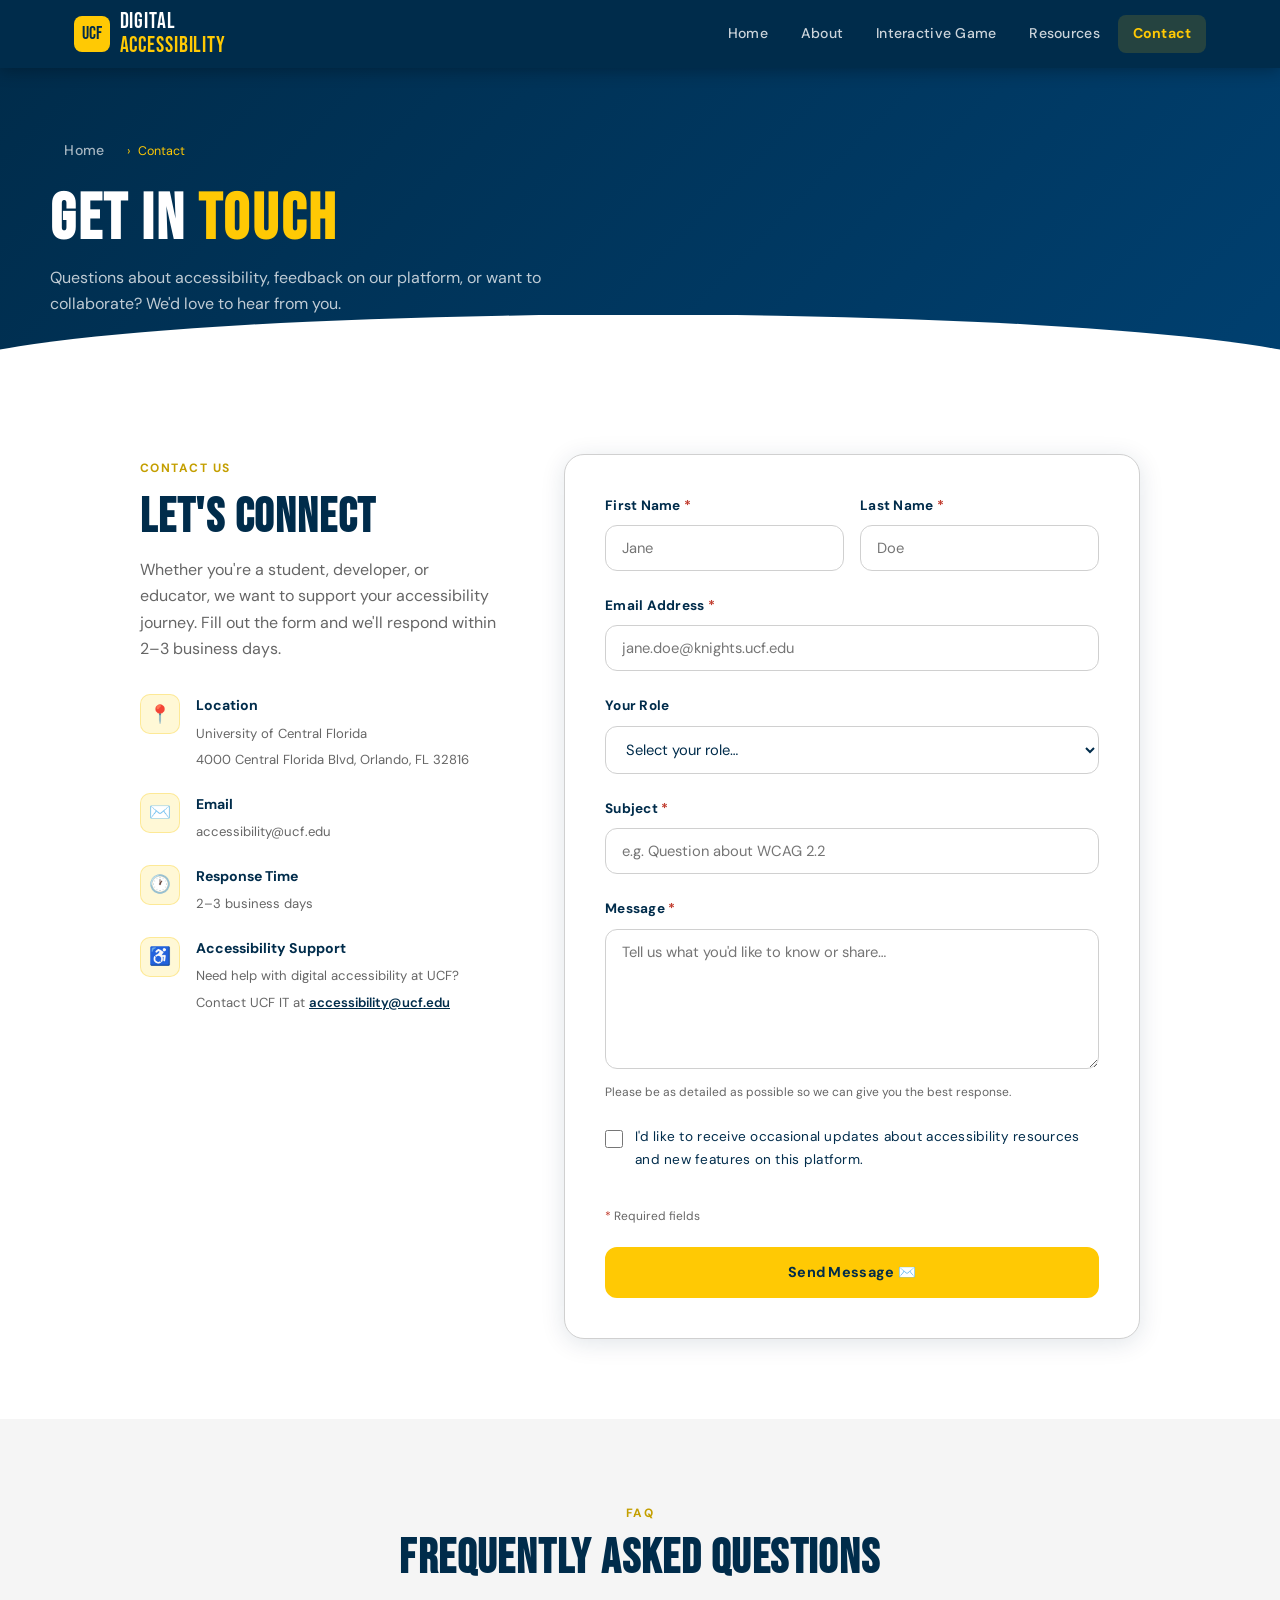
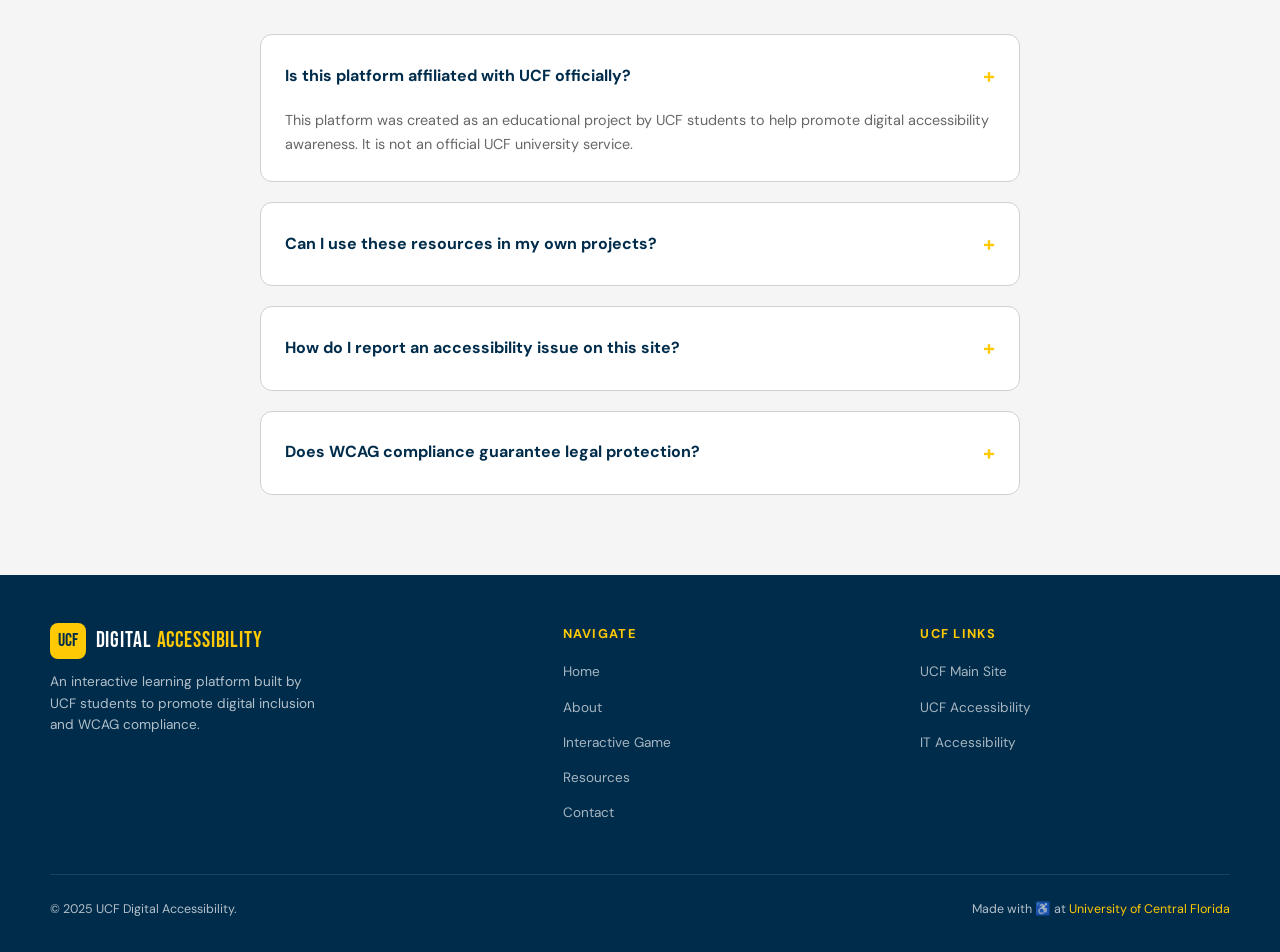
<file: contact.html>
<!DOCTYPE html>
<html lang="en">
<head>
  <meta charset="UTF-8" />
  <meta name="viewport" content="width=device-width, initial-scale=1.0" />
  <meta name="description" content="Contact the UCF Digital Accessibility team with questions, feedback, or accessibility inquiries." />
  <title>Contact — UCF Digital Accessibility</title>
  <link rel="stylesheet" href="style.css" />
  <link rel="icon" href="data:image/svg+xml,<svg xmlns='http://www.w3.org/2000/svg' viewBox='0 0 100 100'><text y='.9em' font-size='90'>♿</text></svg>" />
</head>
<body>

  <a href="#main-content" class="skip-link">Skip to main content</a>

  <header role="banner">
    <div class="nav-container">
      <a href="index.html" class="nav-logo" aria-label="UCF Digital Accessibility Home">
        <div class="nav-logo-icon" aria-hidden="true">UCF</div>
        <div class="nav-logo-text">Digital<br><span>Accessibility</span></div>
      </a>
      <nav role="navigation" aria-label="Main navigation">
        <button class="nav-toggle" aria-label="Toggle menu" aria-expanded="false">☰</button>
        <ul>
          <li><a href="index.html">Home</a></li>
          <li><a href="about.html">About</a></li>
          <li><a href="accessibility-experiences.html">Interactive Game</a></li>
          <li><a href="resources.html">Resources</a></li>
          <li><a href="contact.html">Contact</a></li>
        </ul>
      </nav>
    </div>
  </header>

  <main id="main-content">

    <div class="page-header">
      <div class="page-header-content">
        <nav class="breadcrumb" aria-label="Breadcrumb">
          <a href="index.html">Home</a>
          <span aria-hidden="true">›</span>
          <span aria-current="page">Contact</span>
        </nav>
        <h1>Get in <em>Touch</em></h1>
        <p>Questions about accessibility, feedback on our platform, or want to collaborate? We'd love to hear from you.</p>
      </div>
    </div>

    <section class="section" aria-labelledby="contact-heading">
      <div class="container">
        <div class="contact-layout">

          <!-- Contact Info -->
          <div class="contact-info">
            <span class="section-eyebrow">Contact Us</span>
            <h2 id="contact-heading" style="text-align:left;margin-top:.25rem;">Let's Connect</h2>
            <p style="color:var(--gray-600);">Whether you're a student, developer, or educator, we want to support your accessibility journey. Fill out the form and we'll respond within 2–3 business days.</p>

            <div class="contact-info-items">
              <div class="contact-info-item">
                <div class="contact-info-icon" aria-hidden="true">📍</div>
                <div>
                  <strong>Location</strong>
                  <span>University of Central Florida<br>4000 Central Florida Blvd, Orlando, FL 32816</span>
                </div>
              </div>
              <div class="contact-info-item">
                <div class="contact-info-icon" aria-hidden="true">✉️</div>
                <div>
                  <strong>Email</strong>
                  <span>accessibility@ucf.edu</span>
                </div>
              </div>
              <div class="contact-info-item">
                <div class="contact-info-icon" aria-hidden="true">🕐</div>
                <div>
                  <strong>Response Time</strong>
                  <span>2–3 business days</span>
                </div>
              </div>
              <div class="contact-info-item">
                <div class="contact-info-icon" aria-hidden="true">♿</div>
                <div>
                  <strong>Accessibility Support</strong>
                  <span>Need help with digital accessibility at UCF? Contact UCF IT at <a href="mailto:accessibility@ucf.edu" style="color:var(--navy);font-weight:600;">accessibility@ucf.edu</a></span>
                </div>
              </div>
            </div>
          </div>

          <!-- Contact Form -->
          <div class="contact-form-card fade-in">

            <!-- Form -->
            <form id="contact-form" novalidate aria-label="Contact form">
              <div class="form-row">
                <div class="form-group">
                  <label for="first-name">First Name <span aria-hidden="true" style="color:var(--error);">*</span></label>
                  <input
                    type="text"
                    id="first-name"
                    name="first-name"
                    autocomplete="given-name"
                    required
                    aria-required="true"
                    placeholder="Jane"
                  />
                </div>
                <div class="form-group">
                  <label for="last-name">Last Name <span aria-hidden="true" style="color:var(--error);">*</span></label>
                  <input
                    type="text"
                    id="last-name"
                    name="last-name"
                    autocomplete="family-name"
                    required
                    aria-required="true"
                    placeholder="Doe"
                  />
                </div>
              </div>

              <div class="form-group">
                <label for="email">Email Address <span aria-hidden="true" style="color:var(--error);">*</span></label>
                <input
                  type="email"
                  id="email"
                  name="email"
                  autocomplete="email"
                  required
                  aria-required="true"
                  placeholder="jane.doe@knights.ucf.edu"
                />
              </div>

              <div class="form-group">
                <label for="role">Your Role</label>
                <select id="role" name="role">
                  <option value="">Select your role…</option>
                  <option value="student">Student</option>
                  <option value="developer">Developer / Designer</option>
                  <option value="educator">Educator</option>
                  <option value="researcher">Researcher</option>
                  <option value="professional">Accessibility Professional</option>
                  <option value="other">Other</option>
                </select>
              </div>

              <div class="form-group">
                <label for="subject">Subject <span aria-hidden="true" style="color:var(--error);">*</span></label>
                <input
                  type="text"
                  id="subject"
                  name="subject"
                  required
                  aria-required="true"
                  placeholder="e.g. Question about WCAG 2.2"
                />
              </div>

              <div class="form-group">
                <label for="message">Message <span aria-hidden="true" style="color:var(--error);">*</span></label>
                <textarea
                  id="message"
                  name="message"
                  required
                  aria-required="true"
                  placeholder="Tell us what you'd like to know or share…"
                  aria-describedby="message-hint"
                ></textarea>
                <p id="message-hint" style="font-size:.75rem;color:var(--gray-600);margin-top:.35rem;">Please be as detailed as possible so we can give you the best response.</p>
              </div>

              <div class="form-group" style="display:flex;align-items:flex-start;gap:.75rem;margin-bottom:1.75rem;">
                <input
                  type="checkbox"
                  id="subscribe"
                  name="subscribe"
                  style="width:18px;height:18px;margin-top:.2rem;accent-color:var(--navy);flex-shrink:0;cursor:pointer;"
                />
                <label for="subscribe" style="font-size:.85rem;font-weight:400;cursor:pointer;">
                  I'd like to receive occasional updates about accessibility resources and new features on this platform.
                </label>
              </div>

              <p style="font-size:.75rem;color:var(--gray-600);margin-bottom:1.25rem;">
                <span aria-hidden="true" style="color:var(--error);">*</span> Required fields
              </p>

              <button type="submit" class="btn btn-primary" style="width:100%;justify-content:center;padding:.9rem;" aria-label="Send your message">
                Send Message ✉️
              </button>
            </form>

            <!-- Success State -->
            <div id="form-success" class="form-success" role="alert" aria-live="assertive">
              <div class="form-success-icon" aria-hidden="true">🎉</div>
              <h3>Message Sent!</h3>
              <p>Thank you for reaching out. We've received your message and will respond within 2–3 business days.</p>
              <p style="margin-top:.5rem;">In the meantime, explore our <a href="resources.html" style="color:var(--navy);font-weight:700;text-decoration:underline;">Resources page</a> or challenge yourself with the <a href="accessibility-experiences.html" style="color:var(--navy);font-weight:700;text-decoration:underline;">Interactive Game</a>.</p>
              <button class="btn btn-navy mt-3" onclick="resetForm()">Send Another Message</button>
            </div>

          </div>
        </div>
      </div>
    </section>

    <!-- FAQ -->
    <section class="section bg-gray" aria-labelledby="faq-heading">
      <div class="container">
        <div class="section-header fade-in">
          <span class="section-eyebrow">FAQ</span>
          <h2 id="faq-heading">Frequently Asked Questions</h2>
        </div>
        <div style="max-width:760px;margin:0 auto;display:grid;gap:1.25rem;" class="fade-in">

          <details style="background:var(--white);border:1.5px solid var(--gray-300);border-radius:var(--radius);padding:1.5rem;" open>
            <summary style="font-weight:700;cursor:pointer;font-size:1rem;color:var(--navy);list-style:none;display:flex;justify-content:space-between;align-items:center;" aria-expanded="true">
              Is this platform affiliated with UCF officially?
              <span aria-hidden="true" style="color:var(--gold);font-size:1.3rem;">+</span>
            </summary>
            <p style="margin-top:1rem;color:var(--gray-600);font-size:.9rem;">This platform was created as an educational project by UCF students to help promote digital accessibility awareness. It is not an official UCF university service.</p>
          </details>

          <details style="background:var(--white);border:1.5px solid var(--gray-300);border-radius:var(--radius);padding:1.5rem;">
            <summary style="font-weight:700;cursor:pointer;font-size:1rem;color:var(--navy);list-style:none;display:flex;justify-content:space-between;align-items:center;">
              Can I use these resources in my own projects?
              <span aria-hidden="true" style="color:var(--gold);font-size:1.3rem;">+</span>
            </summary>
            <p style="margin-top:1rem;color:var(--gray-600);font-size:.9rem;">Absolutely! All content on this site is educational and freely shareable. We encourage you to spread accessibility awareness. Please credit UCF Digital Accessibility when sharing.</p>
          </details>

          <details style="background:var(--white);border:1.5px solid var(--gray-300);border-radius:var(--radius);padding:1.5rem;">
            <summary style="font-weight:700;cursor:pointer;font-size:1rem;color:var(--navy);list-style:none;display:flex;justify-content:space-between;align-items:center;">
              How do I report an accessibility issue on this site?
              <span aria-hidden="true" style="color:var(--gold);font-size:1.3rem;">+</span>
            </summary>
            <p style="margin-top:1rem;color:var(--gray-600);font-size:.9rem;">We practice what we preach! If you find an accessibility barrier on this site, please use the contact form above and describe the issue. We take accessibility feedback seriously and will address it promptly.</p>
          </details>

          <details style="background:var(--white);border:1.5px solid var(--gray-300);border-radius:var(--radius);padding:1.5rem;">
            <summary style="font-weight:700;cursor:pointer;font-size:1rem;color:var(--navy);list-style:none;display:flex;justify-content:space-between;align-items:center;">
              Does WCAG compliance guarantee legal protection?
              <span aria-hidden="true" style="color:var(--gold);font-size:1.3rem;">+</span>
            </summary>
            <p style="margin-top:1rem;color:var(--gray-600);font-size:.9rem;">WCAG compliance significantly reduces legal risk and is referenced in most ADA lawsuits as the standard benchmark. However, it is not a legal safe harbor by itself. We recommend consulting an accessibility attorney for formal legal guidance.</p>
          </details>

        </div>
      </div>
    </section>

  </main>

  <footer role="contentinfo">
    <div class="footer-inner">
      <div class="footer-brand">
        <a href="index.html" class="nav-logo" aria-label="UCF Digital Accessibility">
          <div class="nav-logo-icon" aria-hidden="true">UCF</div>
          <div class="nav-logo-text">Digital <span>Accessibility</span></div>
        </a>
        <p>An interactive learning platform built by UCF students to promote digital inclusion and WCAG compliance.</p>
      </div>
      <div class="footer-col">
        <h4>Navigate</h4>
        <ul>
          <li><a href="index.html">Home</a></li>
          <li><a href="about.html">About</a></li>
          <li><a href="accessibility-experiences.html">Interactive Game</a></li>
          <li><a href="resources.html">Resources</a></li>
          <li><a href="contact.html">Contact</a></li>
        </ul>
      </div>
      <div class="footer-col">
        <h4>UCF Links</h4>
        <ul>
          <li><a href="https://www.ucf.edu" target="_blank" rel="noopener">UCF Main Site</a></li>
          <li><a href="https://accessibility.ucf.edu" target="_blank" rel="noopener">UCF Accessibility</a></li>
          <li><a href="https://www.ucf.edu/accessibility/" target="_blank" rel="noopener">IT Accessibility</a></li>
        </ul>
      </div>
    </div>
    <div class="footer-bottom">
      <span>© 2025 UCF Digital Accessibility.</span>
      <span>Made with ♿ at <a href="https://www.ucf.edu" target="_blank" rel="noopener">University of Central Florida</a></span>
    </div>
  </footer>

  <script src="script.js"></script>
  <script>
    function resetForm() {
      const form = document.getElementById('contact-form');
      const success = document.getElementById('form-success');
      if (form && success) {
        form.reset();
        form.style.display = 'block';
        success.classList.remove('show');
        form.querySelector('input').focus();
      }
    }
  </script>
</body>
</html>
</file>
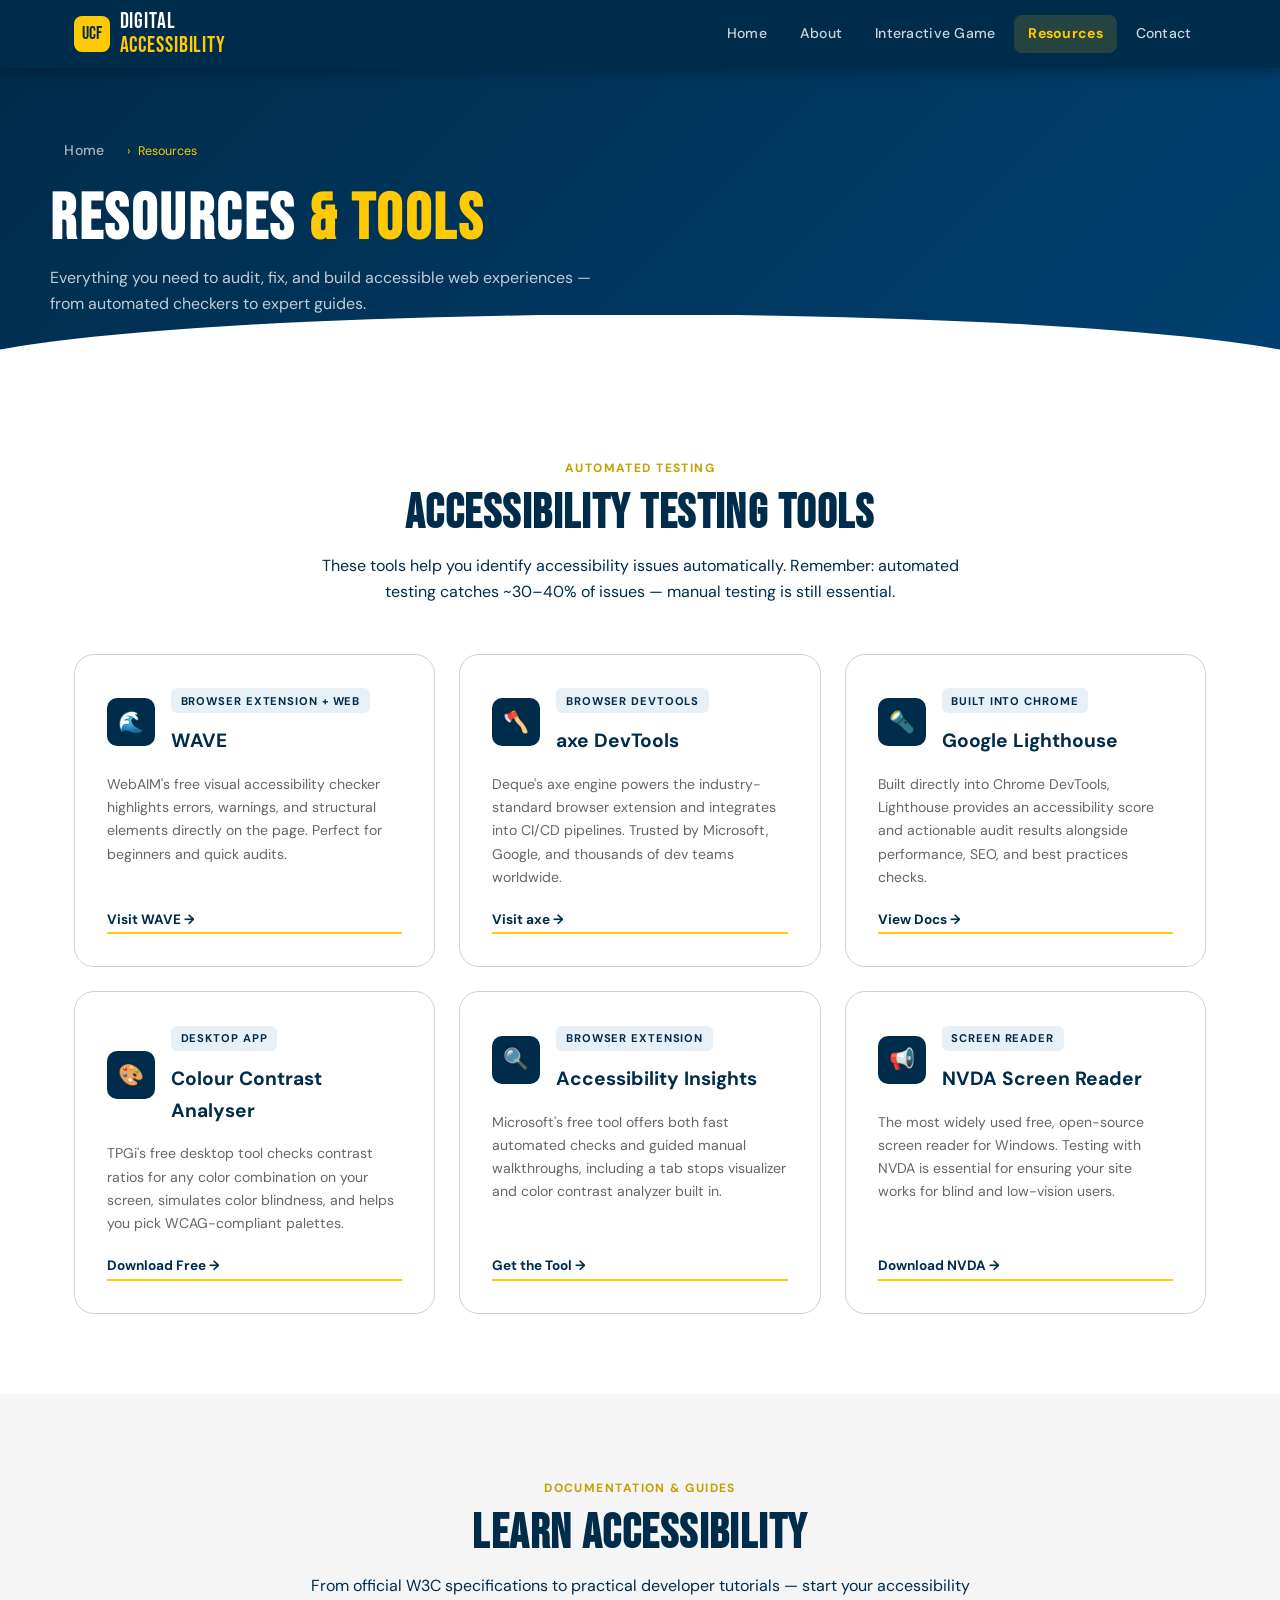
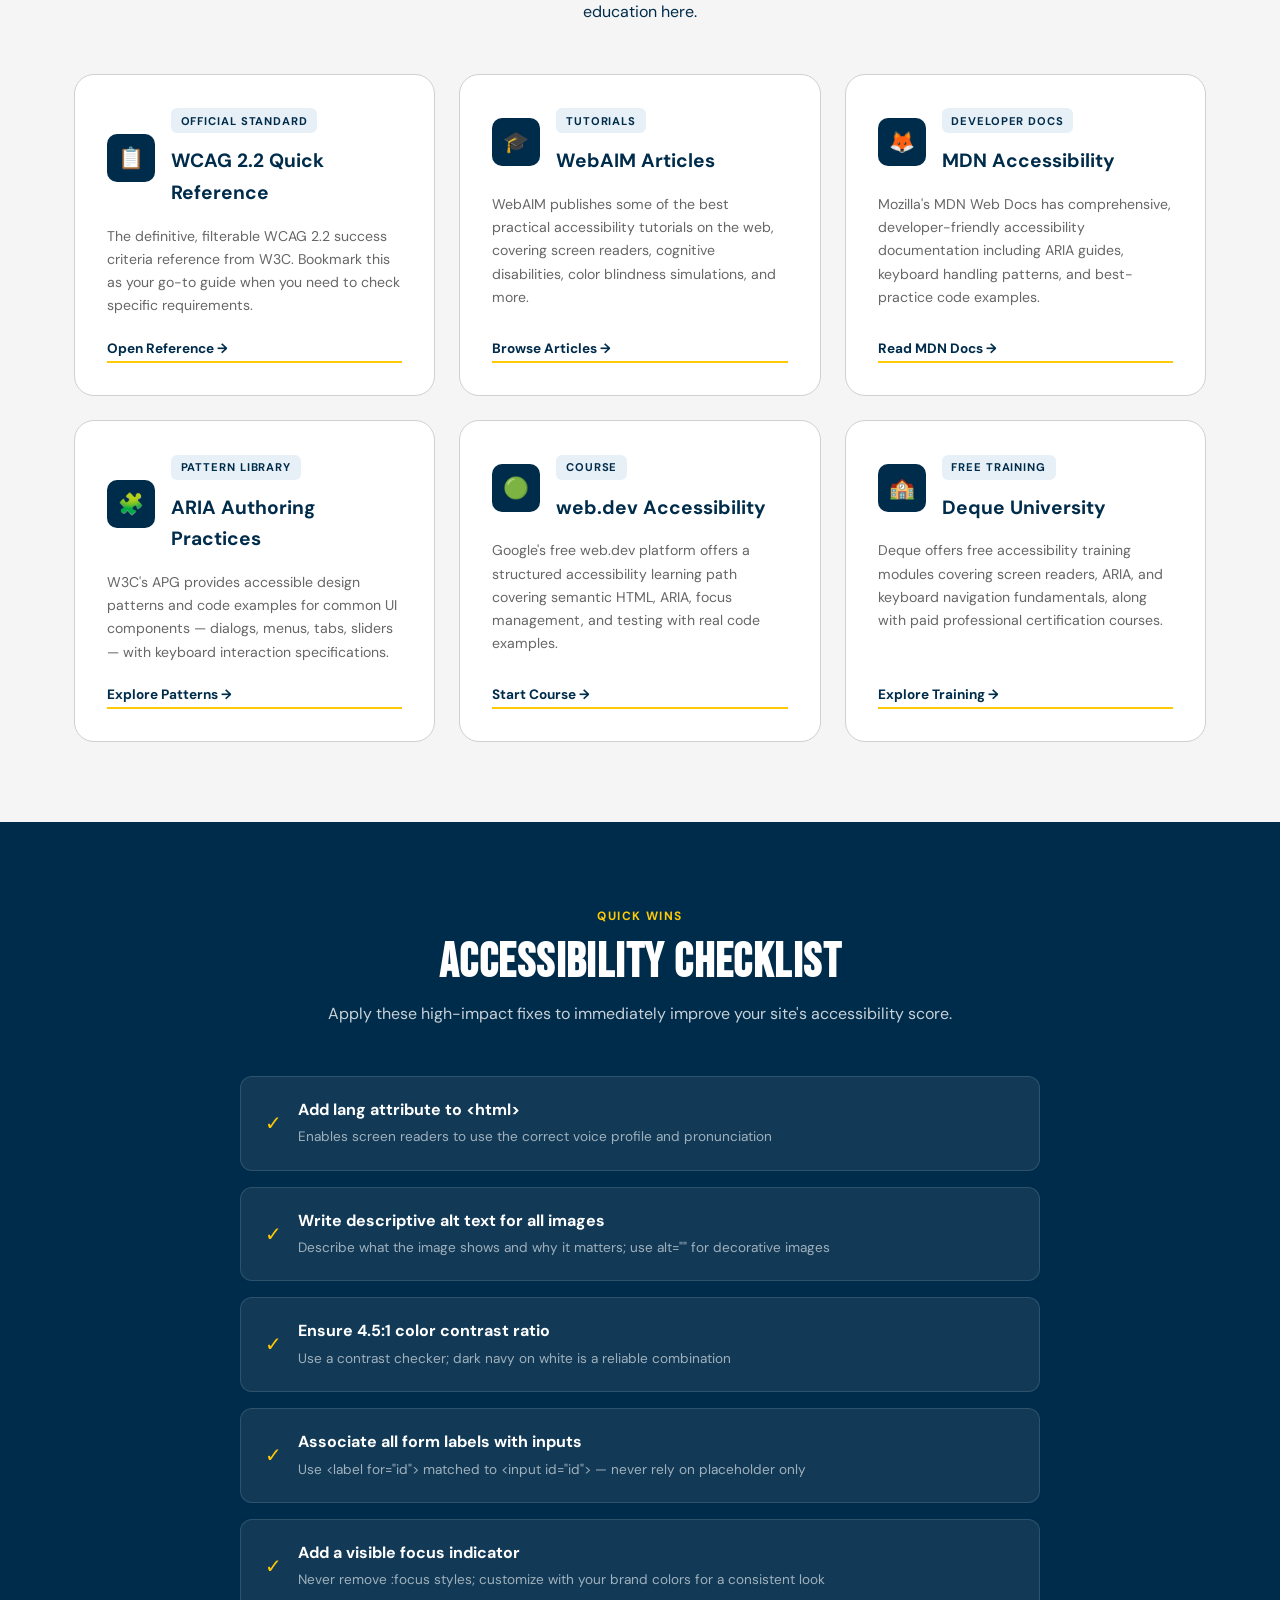
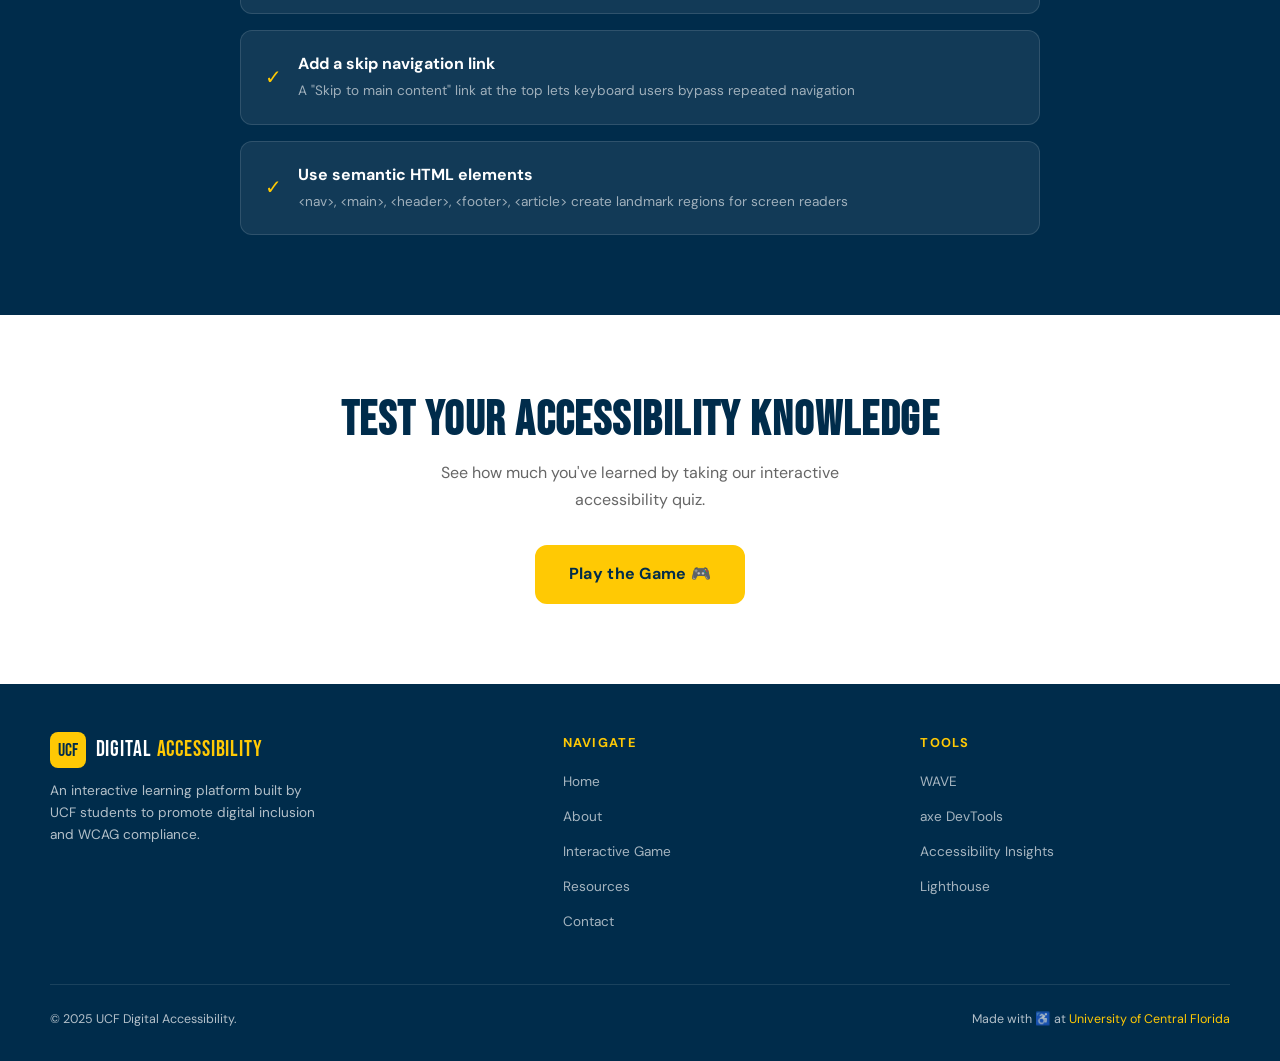
<file: resources.html>
<!DOCTYPE html>
<html lang="en">
<head>
  <meta charset="UTF-8" />
  <meta name="viewport" content="width=device-width, initial-scale=1.0" />
  <meta name="description" content="Discover the best tools, guides, and resources for testing and improving web accessibility — including WAVE, Axe, Lighthouse, and more." />
  <title>Resources & Tools — UCF Digital Accessibility</title>
  <link rel="stylesheet" href="style.css" />
  <link rel="icon" href="data:image/svg+xml,<svg xmlns='http://www.w3.org/2000/svg' viewBox='0 0 100 100'><text y='.9em' font-size='90'>♿</text></svg>" />
</head>
<body>

  <a href="#main-content" class="skip-link">Skip to main content</a>

  <header role="banner">
    <div class="nav-container">
      <a href="index.html" class="nav-logo" aria-label="UCF Digital Accessibility Home">
        <div class="nav-logo-icon" aria-hidden="true">UCF</div>
        <div class="nav-logo-text">Digital<br><span>Accessibility</span></div>
      </a>
      <nav role="navigation" aria-label="Main navigation">
        <button class="nav-toggle" aria-label="Toggle menu" aria-expanded="false">☰</button>
        <ul>
          <li><a href="index.html">Home</a></li>
          <li><a href="about.html">About</a></li>
          <li><a href="accessibility-experiences.html">Interactive Game</a></li>
          <li><a href="resources.html">Resources</a></li>
          <li><a href="contact.html">Contact</a></li>
        </ul>
      </nav>
    </div>
  </header>

  <main id="main-content">

    <div class="page-header">
      <div class="page-header-content">
        <nav class="breadcrumb" aria-label="Breadcrumb">
          <a href="index.html">Home</a>
          <span aria-hidden="true">›</span>
          <span aria-current="page">Resources</span>
        </nav>
        <h1>Resources <em>&amp; Tools</em></h1>
        <p>Everything you need to audit, fix, and build accessible web experiences — from automated checkers to expert guides.</p>
      </div>
    </div>

    <!-- TESTING TOOLS -->
    <section class="section" aria-labelledby="tools-heading">
      <div class="container">
        <div class="section-header fade-in">
          <span class="section-eyebrow">Automated Testing</span>
          <h2 id="tools-heading">Accessibility Testing Tools</h2>
          <p>These tools help you identify accessibility issues automatically. Remember: automated testing catches ~30–40% of issues — manual testing is still essential.</p>
        </div>
        <div class="resource-grid fade-in">

          <article class="resource-card" aria-label="WAVE Web Accessibility Evaluator">
            <div class="resource-card-header">
              <div class="resource-icon" aria-hidden="true">🌊</div>
              <div>
                <span class="resource-tag">Browser Extension + Web</span>
                <h3 style="margin:0;">WAVE</h3>
              </div>
            </div>
            <p>WebAIM's free visual accessibility checker highlights errors, warnings, and structural elements directly on the page. Perfect for beginners and quick audits.</p>
            <a href="https://wave.webaim.org/" target="_blank" rel="noopener" class="resource-link" aria-label="Visit WAVE accessibility evaluator (opens in new tab)">
              Visit WAVE →
            </a>
          </article>

          <article class="resource-card" aria-label="axe DevTools">
            <div class="resource-card-header">
              <div class="resource-icon" aria-hidden="true">🪓</div>
              <div>
                <span class="resource-tag">Browser DevTools</span>
                <h3 style="margin:0;">axe DevTools</h3>
              </div>
            </div>
            <p>Deque's axe engine powers the industry-standard browser extension and integrates into CI/CD pipelines. Trusted by Microsoft, Google, and thousands of dev teams worldwide.</p>
            <a href="https://www.deque.com/axe/devtools/" target="_blank" rel="noopener" class="resource-link" aria-label="Visit axe DevTools (opens in new tab)">
              Visit axe →
            </a>
          </article>

          <article class="resource-card" aria-label="Google Lighthouse">
            <div class="resource-card-header">
              <div class="resource-icon" aria-hidden="true">🔦</div>
              <div>
                <span class="resource-tag">Built into Chrome</span>
                <h3 style="margin:0;">Google Lighthouse</h3>
              </div>
            </div>
            <p>Built directly into Chrome DevTools, Lighthouse provides an accessibility score and actionable audit results alongside performance, SEO, and best practices checks.</p>
            <a href="https://developer.chrome.com/docs/lighthouse/accessibility/" target="_blank" rel="noopener" class="resource-link" aria-label="View Lighthouse accessibility docs (opens in new tab)">
              View Docs →
            </a>
          </article>

          <article class="resource-card" aria-label="Colour Contrast Analyser">
            <div class="resource-card-header">
              <div class="resource-icon" aria-hidden="true">🎨</div>
              <div>
                <span class="resource-tag">Desktop App</span>
                <h3 style="margin:0;">Colour Contrast Analyser</h3>
              </div>
            </div>
            <p>TPGi's free desktop tool checks contrast ratios for any color combination on your screen, simulates color blindness, and helps you pick WCAG-compliant palettes.</p>
            <a href="https://www.tpgi.com/color-contrast-checker/" target="_blank" rel="noopener" class="resource-link" aria-label="Download Colour Contrast Analyser (opens in new tab)">
              Download Free →
            </a>
          </article>

          <article class="resource-card" aria-label="Accessibility Insights">
            <div class="resource-card-header">
              <div class="resource-icon" aria-hidden="true">🔍</div>
              <div>
                <span class="resource-tag">Browser Extension</span>
                <h3 style="margin:0;">Accessibility Insights</h3>
              </div>
            </div>
            <p>Microsoft's free tool offers both fast automated checks and guided manual walkthroughs, including a tab stops visualizer and color contrast analyzer built in.</p>
            <a href="https://accessibilityinsights.io/" target="_blank" rel="noopener" class="resource-link" aria-label="Visit Accessibility Insights (opens in new tab)">
              Get the Tool →
            </a>
          </article>

          <article class="resource-card" aria-label="NVDA Screen Reader">
            <div class="resource-card-header">
              <div class="resource-icon" aria-hidden="true">📢</div>
              <div>
                <span class="resource-tag">Screen Reader</span>
                <h3 style="margin:0;">NVDA Screen Reader</h3>
              </div>
            </div>
            <p>The most widely used free, open-source screen reader for Windows. Testing with NVDA is essential for ensuring your site works for blind and low-vision users.</p>
            <a href="https://www.nvaccess.org/" target="_blank" rel="noopener" class="resource-link" aria-label="Download NVDA Screen Reader (opens in new tab)">
              Download NVDA →
            </a>
          </article>

        </div>
      </div>
    </section>

    <!-- LEARNING RESOURCES -->
    <section class="section bg-gray" aria-labelledby="learning-heading">
      <div class="container">
        <div class="section-header fade-in">
          <span class="section-eyebrow">Documentation & Guides</span>
          <h2 id="learning-heading">Learn Accessibility</h2>
          <p>From official W3C specifications to practical developer tutorials — start your accessibility education here.</p>
        </div>
        <div class="resource-grid fade-in">

          <article class="resource-card" aria-label="WCAG 2.2 Quick Reference">
            <div class="resource-card-header">
              <div class="resource-icon" aria-hidden="true">📋</div>
              <div>
                <span class="resource-tag">Official Standard</span>
                <h3 style="margin:0;">WCAG 2.2 Quick Reference</h3>
              </div>
            </div>
            <p>The definitive, filterable WCAG 2.2 success criteria reference from W3C. Bookmark this as your go-to guide when you need to check specific requirements.</p>
            <a href="https://www.w3.org/WAI/WCAG22/quickref/" target="_blank" rel="noopener" class="resource-link" aria-label="View WCAG 2.2 Quick Reference (opens in new tab)">
              Open Reference →
            </a>
          </article>

          <article class="resource-card" aria-label="WebAIM Articles and Tutorials">
            <div class="resource-card-header">
              <div class="resource-icon" aria-hidden="true">🎓</div>
              <div>
                <span class="resource-tag">Tutorials</span>
                <h3 style="margin:0;">WebAIM Articles</h3>
              </div>
            </div>
            <p>WebAIM publishes some of the best practical accessibility tutorials on the web, covering screen readers, cognitive disabilities, color blindness simulations, and more.</p>
            <a href="https://webaim.org/articles/" target="_blank" rel="noopener" class="resource-link" aria-label="Read WebAIM articles (opens in new tab)">
              Browse Articles →
            </a>
          </article>

          <article class="resource-card" aria-label="MDN Accessibility Docs">
            <div class="resource-card-header">
              <div class="resource-icon" aria-hidden="true">🦊</div>
              <div>
                <span class="resource-tag">Developer Docs</span>
                <h3 style="margin:0;">MDN Accessibility</h3>
              </div>
            </div>
            <p>Mozilla's MDN Web Docs has comprehensive, developer-friendly accessibility documentation including ARIA guides, keyboard handling patterns, and best-practice code examples.</p>
            <a href="https://developer.mozilla.org/en-US/docs/Web/Accessibility" target="_blank" rel="noopener" class="resource-link" aria-label="Read MDN Accessibility docs (opens in new tab)">
              Read MDN Docs →
            </a>
          </article>

          <article class="resource-card" aria-label="ARIA Authoring Practices Guide">
            <div class="resource-card-header">
              <div class="resource-icon" aria-hidden="true">🧩</div>
              <div>
                <span class="resource-tag">Pattern Library</span>
                <h3 style="margin:0;">ARIA Authoring Practices</h3>
              </div>
            </div>
            <p>W3C's APG provides accessible design patterns and code examples for common UI components — dialogs, menus, tabs, sliders — with keyboard interaction specifications.</p>
            <a href="https://www.w3.org/WAI/ARIA/apg/" target="_blank" rel="noopener" class="resource-link" aria-label="Visit ARIA Authoring Practices Guide (opens in new tab)">
              Explore Patterns →
            </a>
          </article>

          <article class="resource-card" aria-label="Google's web.dev accessibility guides">
            <div class="resource-card-header">
              <div class="resource-icon" aria-hidden="true">🟢</div>
              <div>
                <span class="resource-tag">Course</span>
                <h3 style="margin:0;">web.dev Accessibility</h3>
              </div>
            </div>
            <p>Google's free web.dev platform offers a structured accessibility learning path covering semantic HTML, ARIA, focus management, and testing with real code examples.</p>
            <a href="https://web.dev/learn/accessibility" target="_blank" rel="noopener" class="resource-link" aria-label="Take web.dev accessibility course (opens in new tab)">
              Start Course →
            </a>
          </article>

          <article class="resource-card" aria-label="Deque University free content">
            <div class="resource-card-header">
              <div class="resource-icon" aria-hidden="true">🏫</div>
              <div>
                <span class="resource-tag">Free Training</span>
                <h3 style="margin:0;">Deque University</h3>
              </div>
            </div>
            <p>Deque offers free accessibility training modules covering screen readers, ARIA, and keyboard navigation fundamentals, along with paid professional certification courses.</p>
            <a href="https://dequeuniversity.com/" target="_blank" rel="noopener" class="resource-link" aria-label="Visit Deque University (opens in new tab)">
              Explore Training →
            </a>
          </article>

        </div>
      </div>
    </section>

    <!-- QUICK TIPS -->
    <section class="section bg-navy" aria-labelledby="tips-heading">
      <div class="container">
        <div class="section-header fade-in">
          <span class="section-eyebrow" style="color:var(--gold);">Quick Wins</span>
          <h2 id="tips-heading" style="color:var(--white);">Accessibility Checklist</h2>
          <p>Apply these high-impact fixes to immediately improve your site's accessibility score.</p>
        </div>
        <div style="max-width:800px;margin:0 auto;display:grid;gap:1rem;" class="fade-in" role="list" aria-label="Accessibility checklist">
          <div role="listitem" style="background:rgba(255,255,255,.07);border:1px solid rgba(255,255,255,.12);border-radius:var(--radius);padding:1.25rem 1.5rem;display:flex;align-items:center;gap:1rem;">
            <span style="color:var(--gold);font-size:1.25rem;" aria-hidden="true">✓</span>
            <div><strong style="color:var(--white);display:block;">Add lang attribute to &lt;html&gt;</strong><span style="color:rgba(255,255,255,.6);font-size:.85rem;">Enables screen readers to use the correct voice profile and pronunciation</span></div>
          </div>
          <div role="listitem" style="background:rgba(255,255,255,.07);border:1px solid rgba(255,255,255,.12);border-radius:var(--radius);padding:1.25rem 1.5rem;display:flex;align-items:center;gap:1rem;">
            <span style="color:var(--gold);font-size:1.25rem;" aria-hidden="true">✓</span>
            <div><strong style="color:var(--white);display:block;">Write descriptive alt text for all images</strong><span style="color:rgba(255,255,255,.6);font-size:.85rem;">Describe what the image shows and why it matters; use alt="" for decorative images</span></div>
          </div>
          <div role="listitem" style="background:rgba(255,255,255,.07);border:1px solid rgba(255,255,255,.12);border-radius:var(--radius);padding:1.25rem 1.5rem;display:flex;align-items:center;gap:1rem;">
            <span style="color:var(--gold);font-size:1.25rem;" aria-hidden="true">✓</span>
            <div><strong style="color:var(--white);display:block;">Ensure 4.5:1 color contrast ratio</strong><span style="color:rgba(255,255,255,.6);font-size:.85rem;">Use a contrast checker; dark navy on white is a reliable combination</span></div>
          </div>
          <div role="listitem" style="background:rgba(255,255,255,.07);border:1px solid rgba(255,255,255,.12);border-radius:var(--radius);padding:1.25rem 1.5rem;display:flex;align-items:center;gap:1rem;">
            <span style="color:var(--gold);font-size:1.25rem;" aria-hidden="true">✓</span>
            <div><strong style="color:var(--white);display:block;">Associate all form labels with inputs</strong><span style="color:rgba(255,255,255,.6);font-size:.85rem;">Use &lt;label for="id"&gt; matched to &lt;input id="id"&gt; — never rely on placeholder only</span></div>
          </div>
          <div role="listitem" style="background:rgba(255,255,255,.07);border:1px solid rgba(255,255,255,.12);border-radius:var(--radius);padding:1.25rem 1.5rem;display:flex;align-items:center;gap:1rem;">
            <span style="color:var(--gold);font-size:1.25rem;" aria-hidden="true">✓</span>
            <div><strong style="color:var(--white);display:block;">Add a visible focus indicator</strong><span style="color:rgba(255,255,255,.6);font-size:.85rem;">Never remove :focus styles; customize with your brand colors for a consistent look</span></div>
          </div>
          <div role="listitem" style="background:rgba(255,255,255,.07);border:1px solid rgba(255,255,255,.12);border-radius:var(--radius);padding:1.25rem 1.5rem;display:flex;align-items:center;gap:1rem;">
            <span style="color:var(--gold);font-size:1.25rem;" aria-hidden="true">✓</span>
            <div><strong style="color:var(--white);display:block;">Add a skip navigation link</strong><span style="color:rgba(255,255,255,.6);font-size:.85rem;">A "Skip to main content" link at the top lets keyboard users bypass repeated navigation</span></div>
          </div>
          <div role="listitem" style="background:rgba(255,255,255,.07);border:1px solid rgba(255,255,255,.12);border-radius:var(--radius);padding:1.25rem 1.5rem;display:flex;align-items:center;gap:1rem;">
            <span style="color:var(--gold);font-size:1.25rem;" aria-hidden="true">✓</span>
            <div><strong style="color:var(--white);display:block;">Use semantic HTML elements</strong><span style="color:rgba(255,255,255,.6);font-size:.85rem;">&lt;nav&gt;, &lt;main&gt;, &lt;header&gt;, &lt;footer&gt;, &lt;article&gt; create landmark regions for screen readers</span></div>
          </div>
        </div>
      </div>
    </section>

    <!-- CTA -->
    <section class="section" aria-label="Call to action">
      <div class="text-center container fade-in">
        <h2>Test Your Accessibility Knowledge</h2>
        <p style="max-width:480px;margin:0 auto 2rem;color:var(--gray-600);">See how much you've learned by taking our interactive accessibility quiz.</p>
        <a href="accessibility-experiences.html" class="btn btn-primary btn-lg">Play the Game 🎮</a>
      </div>
    </section>

  </main>

  <footer role="contentinfo">
    <div class="footer-inner">
      <div class="footer-brand">
        <a href="index.html" class="nav-logo" aria-label="UCF Digital Accessibility">
          <div class="nav-logo-icon" aria-hidden="true">UCF</div>
          <div class="nav-logo-text">Digital <span>Accessibility</span></div>
        </a>
        <p>An interactive learning platform built by UCF students to promote digital inclusion and WCAG compliance.</p>
      </div>
      <div class="footer-col">
        <h4>Navigate</h4>
        <ul>
          <li><a href="index.html">Home</a></li>
          <li><a href="about.html">About</a></li>
          <li><a href="accessibility-experiences.html">Interactive Game</a></li>
          <li><a href="resources.html">Resources</a></li>
          <li><a href="contact.html">Contact</a></li>
        </ul>
      </div>
      <div class="footer-col">
        <h4>Tools</h4>
        <ul>
          <li><a href="https://wave.webaim.org/" target="_blank" rel="noopener">WAVE</a></li>
          <li><a href="https://www.deque.com/axe/" target="_blank" rel="noopener">axe DevTools</a></li>
          <li><a href="https://accessibilityinsights.io/" target="_blank" rel="noopener">Accessibility Insights</a></li>
          <li><a href="https://developer.chrome.com/docs/lighthouse/" target="_blank" rel="noopener">Lighthouse</a></li>
        </ul>
      </div>
    </div>
    <div class="footer-bottom">
      <span>© 2025 UCF Digital Accessibility.</span>
      <span>Made with ♿ at <a href="https://www.ucf.edu" target="_blank" rel="noopener">University of Central Florida</a></span>
    </div>
  </footer>

  <script src="script.js"></script>
</body>
</html>
</file>
<file: style.css>
/* ============================================================
   UCF DIGITAL ACCESSIBILITY — style.css
   Colors: Gold #F7C800 | Navy #002C4B | White #FFFFFF
   ============================================================ */

   @import url('https://fonts.googleapis.com/css2?family=Bebas+Neue&family=DM+Sans:wght@300;400;500;600;700&family=DM+Mono:wght@400;500&display=swap');

   /* ── CSS VARIABLES ─────────────────────────────────────────── */
   :root {
     --gold:        #FFC904;
     --gold-dim:    #c49f00;
     --gold-light:  #fff8d6;
     --navy:        #002C4B;
     --navy-mid:    #004070;
     --navy-light:  #e8f0f7;
     --white:       #ffffff;
     --gray-100:    #f5f5f5;
     --gray-300:    #d0d0d0;
     --gray-600:    #666;
     --success:     #1a8a4a;
     --error:       #c0392b;
     --radius:      12px;
     --radius-lg:   20px;
     --shadow:      0 4px 24px rgba(0,44,75,.12);
     --shadow-lg:   0 12px 48px rgba(0,44,75,.2);
     --transition:  all .25s cubic-bezier(.4,0,.2,1);
   }
   
   /* ── RESET & BASE ───────────────────────────────────────────── */
   *, *::before, *::after { box-sizing: border-box; margin: 0; padding: 0; }
   
   html { scroll-behavior: smooth; font-size: 16px; }
   
   body {
     font-family: 'DM Sans', sans-serif;
     background: var(--white);
     color: var(--navy);
     line-height: 1.65;
     min-height: 100vh;
     display: flex;
     flex-direction: column;
   }
   
   img { max-width: 100%; display: block; }
   a { color: inherit; }
   
   /* ── SKIP LINK (accessibility) ─────────────────────────────── */
   .skip-link {
     position: absolute;
     top: -100px;
     left: 1rem;
     background: var(--gold);
     color: var(--navy);
     padding: .5rem 1rem;
     border-radius: var(--radius);
     font-weight: 700;
     z-index: 9999;
     text-decoration: none;
     transition: var(--transition);
   }
   .skip-link:focus { top: 1rem; }
   
   /* ── HEADER / NAV ───────────────────────────────────────────── */
   header {
     background: var(--navy);
     position: sticky;
     top: 0;
     z-index: 100;
     box-shadow: 0 2px 16px rgba(0,0,0,.3);
   }
   
   .nav-container {
     max-width: 1180px;
     margin: 0 auto;
     padding: 0 1.5rem;
     display: flex;
     align-items: center;
     justify-content: space-between;
     height: 68px;
   }
   
   .nav-logo {
     display: flex;
     align-items: center;
     gap: .6rem;
     text-decoration: none;
   }
   
   .nav-logo-icon {
     width: 36px;
     height: 36px;
     background: var(--gold);
     border-radius: 8px;
     display: flex;
     align-items: center;
     justify-content: center;
     font-family: 'Bebas Neue', sans-serif;
     font-size: 1.1rem;
     color: var(--navy);
     flex-shrink: 0;
   }
   
   .nav-logo-text {
     font-family: 'Bebas Neue', sans-serif;
     font-size: 1.35rem;
     letter-spacing: .04em;
     color: var(--white);
     line-height: 1.1;
   }
   .nav-logo-text span { color: var(--gold); }
   
   nav ul {
     list-style: none;
     display: flex;
     gap: .25rem;
   }
   
   nav a {
     display: block;
     padding: .45rem .9rem;
     color: rgba(255,255,255,.8);
     text-decoration: none;
     font-size: .88rem;
     font-weight: 500;
     border-radius: 8px;
     transition: var(--transition);
     letter-spacing: .02em;
   }
   nav a:hover,
   nav a.active {
     background: rgba(247,200,0,.15);
     color: var(--gold);
   }
   nav a.active { font-weight: 700; }
   
   /* Hamburger */
   .nav-toggle {
     display: none;
     background: none;
     border: 2px solid rgba(255,255,255,.4);
     border-radius: 8px;
     color: var(--white);
     width: 40px;
     height: 40px;
     cursor: pointer;
     font-size: 1.2rem;
     align-items: center;
     justify-content: center;
     transition: var(--transition);
   }
   .nav-toggle:hover { border-color: var(--gold); color: var(--gold); }
   
   /* ── HERO ───────────────────────────────────────────────────── */
   .hero {
     background: linear-gradient(135deg, var(--navy) 0%, var(--navy-mid) 100%);
     color: var(--white);
     padding: 6rem 1.5rem 5rem;
     position: relative;
     overflow: hidden;
   }
   
   .hero::before {
     content: '';
     position: absolute;
     inset: 0;
     background:
       radial-gradient(ellipse 60% 80% at 80% 20%, rgba(247,200,0,.12) 0%, transparent 60%),
       radial-gradient(ellipse 40% 60% at 10% 80%, rgba(0,64,112,.4) 0%, transparent 60%);
     pointer-events: none;
   }
   
   .hero-grid {
     max-width: 1180px;
     margin: 0 auto;
     display: grid;
     grid-template-columns: 1fr 1fr;
     gap: 3rem;
     align-items: center;
     position: relative;
     z-index: 1;
   }
   
   .hero-eyebrow {
     display: inline-flex;
     align-items: center;
     gap: .5rem;
     background: rgba(247,200,0,.15);
     border: 1px solid rgba(247,200,0,.3);
     color: var(--gold);
     padding: .35rem .85rem;
     border-radius: 100px;
     font-size: .78rem;
     font-weight: 700;
     letter-spacing: .1em;
     text-transform: uppercase;
     margin-bottom: 1.25rem;
   }
   
   .hero h1 {
     font-family: 'Bebas Neue', sans-serif;
     font-size: clamp(2.8rem, 6vw, 4.5rem);
     letter-spacing: .03em;
     line-height: 1.05;
     margin-bottom: 1.25rem;
   }
   .hero h1 em { color: var(--gold); font-style: normal; }
   
   .hero p {
     font-size: 1.05rem;
     color: rgba(255,255,255,.78);
     max-width: 480px;
     margin-bottom: 2rem;
     line-height: 1.75;
   }
   
   .hero-ctas { display: flex; gap: 1rem; flex-wrap: wrap; }
   
   /* Hero visual */
   .hero-visual {
     display: flex;
     flex-direction: column;
     gap: 1rem;
   }
   .hero-card {
     background: rgba(255,255,255,.07);
     border: 1px solid rgba(255,255,255,.12);
     border-radius: var(--radius-lg);
     padding: 1.25rem 1.5rem;
     backdrop-filter: blur(8px);
     display: flex;
     align-items: center;
     gap: 1rem;
     animation: slideInRight .6s ease both;
   }
   .hero-card:nth-child(2) { animation-delay: .1s; margin-left: 2rem; }
   .hero-card:nth-child(3) { animation-delay: .2s; }
   
   @keyframes slideInRight {
     from { opacity: 0; transform: translateX(30px); }
     to   { opacity: 1; transform: translateX(0); }
   }
   
   .hero-card-icon {
     width: 44px;
     height: 44px;
     background: var(--gold);
     border-radius: 10px;
     display: flex;
     align-items: center;
     justify-content: center;
     font-size: 1.25rem;
     flex-shrink: 0;
   }
   .hero-card-text strong { display: block; color: var(--white); font-size: .9rem; margin-bottom: .1rem; }
   .hero-card-text span { color: rgba(255,255,255,.55); font-size: .78rem; }
   
   /* ── BUTTONS ────────────────────────────────────────────────── */
   .btn {
     display: inline-flex;
     align-items: center;
     gap: .5rem;
     padding: .75rem 1.6rem;
     border-radius: var(--radius);
     font-family: 'DM Sans', sans-serif;
     font-size: .9rem;
     font-weight: 700;
     cursor: pointer;
     text-decoration: none;
     border: 2px solid transparent;
     transition: var(--transition);
     white-space: nowrap;
     letter-spacing: .02em;
   }
   .btn:focus-visible { outline: 3px solid var(--gold); outline-offset: 3px; }
   
   .btn-primary {
     background: var(--gold);
     color: var(--navy);
     border-color: var(--gold);
   }
   .btn-primary:hover { background: #ffe033; border-color: #ffe033; transform: translateY(-2px); box-shadow: 0 6px 20px rgba(247,200,0,.4); }
   
   .btn-outline {
     background: transparent;
     color: var(--white);
     border-color: rgba(255,255,255,.4);
   }
   .btn-outline:hover { border-color: var(--gold); color: var(--gold); }
   
   .btn-navy {
     background: var(--navy);
     color: var(--white);
     border-color: var(--navy);
   }
   .btn-navy:hover { background: var(--navy-mid); transform: translateY(-2px); box-shadow: var(--shadow); }
   
   .btn-lg { padding: .9rem 2rem; font-size: 1rem; }
   
   /* ── MAIN & SECTIONS ────────────────────────────────────────── */
   main { flex: 1; }
   
   .container {
     max-width: 1180px;
     margin: 0 auto;
     padding: 0 1.5rem;
   }
   
   .section { padding: 5rem 1.5rem; }
   .section-sm { padding: 3rem 1.5rem; }
   
   .section-header {
     max-width: 680px;
     margin: 0 auto 3rem;
     text-align: center;
   }
   
   .section-eyebrow {
     display: inline-block;
     font-size: .75rem;
     font-weight: 700;
     letter-spacing: .12em;
     text-transform: uppercase;
     color: var(--gold-dim);
     margin-bottom: .6rem;
   }
   
   h2 {
     font-family: 'Bebas Neue', sans-serif;
     font-size: clamp(2rem, 4vw, 3rem);
     letter-spacing: .03em;
     line-height: 1.1;
     color: var(--navy);
     margin-bottom: .75rem;
   }
   
   h3 {
     font-size: 1.2rem;
     font-weight: 700;
     color: var(--navy);
     margin-bottom: .5rem;
   }
   
   p { margin-bottom: 1rem; }
   p:last-child { margin-bottom: 0; }
   
   /* ── CARDS GRID ─────────────────────────────────────────────── */
   .cards-grid {
     display: grid;
     grid-template-columns: repeat(auto-fit, minmax(280px, 1fr));
     gap: 1.5rem;
     max-width: 1180px;
     margin: 0 auto;
   }
   
   .card {
     background: var(--white);
     border: 1.5px solid var(--gray-300);
     border-radius: var(--radius-lg);
     padding: 2rem;
     transition: var(--transition);
     position: relative;
   }
   .card:hover { border-color: var(--gold); box-shadow: var(--shadow); transform: translateY(-4px); }
   
   .card-icon {
     width: 52px;
     height: 52px;
     background: var(--gold-light);
     border-radius: 12px;
     display: flex;
     align-items: center;
     justify-content: center;
     font-size: 1.5rem;
     margin-bottom: 1.25rem;
     border: 1.5px solid rgba(247,200,0,.3);
   }
   
   /* ── SECTION BG VARIANTS ────────────────────────────────────── */
   .bg-navy { background: var(--navy); color: var(--white); }
   .bg-navy h2 { color: var(--white); }
   .bg-navy h3 { color: var(--white); }
   .bg-navy .section-eyebrow { color: var(--gold); }
   .bg-navy p { color: rgba(255,255,255,.78); }
   
   .bg-gray { background: var(--gray-100); }
   .bg-gold { background: var(--gold); }
   
   /* ── STAT STRIP ─────────────────────────────────────────────── */
   .stat-strip {
     display: grid;
     grid-template-columns: repeat(auto-fit, minmax(180px, 1fr));
     gap: 1.5rem;
     max-width: 1180px;
     margin: 0 auto;
   }
   
   .stat-item { text-align: center; }
   .stat-number {
     font-family: 'Bebas Neue', sans-serif;
     font-size: 3.5rem;
     color: var(--gold);
     line-height: 1;
     letter-spacing: .04em;
   }
   .stat-label {
     font-size: .85rem;
     color: rgba(255,255,255,.65);
     font-weight: 500;
     margin-top: .25rem;
   }
   
   /* ── GAME ───────────────────────────────────────────────────── */
   .game-wrapper {
     max-width: 820px;
     margin: 0 auto;
   }
   
   .game-progress-bar {
     background: rgba(0,44,75,.12);
     height: 8px;
     border-radius: 100px;
     margin-bottom: 2rem;
     overflow: hidden;
   }
   .game-progress-fill {
     background: var(--gold);
     height: 100%;
     border-radius: 100px;
     transition: width .4s ease;
   }
   
   .game-meta {
     display: flex;
     align-items: center;
     justify-content: space-between;
     margin-bottom: .75rem;
     font-size: .82rem;
     font-weight: 600;
     color: var(--gray-600);
     letter-spacing: .05em;
     text-transform: uppercase;
   }
   .game-score { color: var(--gold-dim); }
   
   .game-question-card {
     background: var(--navy);
     color: var(--white);
     border-radius: var(--radius-lg);
     padding: 2.5rem;
     margin-bottom: 2rem;
     position: relative;
     overflow: hidden;
   }
   .game-question-card::before {
     content: '';
     position: absolute;
     top: -40px; right: -40px;
     width: 200px; height: 200px;
     background: radial-gradient(circle, rgba(247,200,0,.12), transparent 70%);
   }
   
   .game-question-number {
     font-size: .75rem;
     font-weight: 700;
     letter-spacing: .1em;
     text-transform: uppercase;
     color: var(--gold);
     margin-bottom: .75rem;
   }
   .game-question-card h3 {
     font-size: 1.3rem;
     color: var(--white);
     font-weight: 600;
     line-height: 1.45;
     position: relative;
   }
   
   .game-options {
     display: grid;
     gap: 1rem;
   }
   
   .game-option {
     display: flex;
     align-items: flex-start;
     gap: 1rem;
     background: var(--white);
     border: 2px solid var(--gray-300);
     border-radius: var(--radius);
     padding: 1.25rem 1.5rem;
     cursor: pointer;
     transition: var(--transition);
     text-align: left;
     font-family: 'DM Sans', sans-serif;
     font-size: .95rem;
     color: var(--navy);
     width: 100%;
   }
   .game-option:hover:not(:disabled) {
     border-color: var(--navy);
     background: var(--navy-light);
     transform: translateX(4px);
   }
   .game-option:focus-visible { outline: 3px solid var(--gold); outline-offset: 2px; }
   
   .game-option-letter {
     min-width: 32px;
     height: 32px;
     border-radius: 8px;
     background: var(--gray-100);
     border: 1.5px solid var(--gray-300);
     display: flex;
     align-items: center;
     justify-content: center;
     font-weight: 700;
     font-size: .82rem;
     flex-shrink: 0;
     transition: var(--transition);
     font-family: 'DM Mono', monospace;
   }
   
   .game-option-content strong {
     display: block;
     font-weight: 600;
     margin-bottom: .2rem;
     font-size: .95rem;
   }
   .game-option-content span {
     font-size: .82rem;
     color: var(--gray-600);
     line-height: 1.4;
   }
   
   /* Option states */
   .game-option.correct {
     border-color: var(--success);
     background: #e6f5ee;
     color: var(--navy);
   }
   .game-option.correct .game-option-letter {
     background: var(--success);
     border-color: var(--success);
     color: white;
   }
   
   .game-option.incorrect {
     border-color: var(--error);
     background: #fdecea;
     color: var(--navy);
   }
   .game-option.incorrect .game-option-letter {
     background: var(--error);
     border-color: var(--error);
     color: white;
   }
   .game-option.disabled { cursor: not-allowed; opacity: .7; }
   
   /* Feedback */
   .game-feedback {
     padding: 1.25rem 1.5rem;
     border-radius: var(--radius);
     margin-bottom: 1.5rem;
     display: none;
     animation: fadeSlideIn .3s ease;
   }
   .game-feedback.show { display: flex; gap: 1rem; align-items: flex-start; }
   .game-feedback.correct { background: #e6f5ee; border: 1.5px solid var(--success); }
   .game-feedback.incorrect { background: #fdecea; border: 1.5px solid var(--error); }
   .game-feedback-icon { font-size: 1.3rem; flex-shrink: 0; margin-top: .1rem; }
   .game-feedback-text strong { display: block; margin-bottom: .25rem; font-size: .95rem; }
   .game-feedback-text p { font-size: .85rem; color: var(--gray-600); margin: 0; }
   
   @keyframes fadeSlideIn {
     from { opacity: 0; transform: translateY(8px); }
     to   { opacity: 1; transform: translateY(0); }
   }
   
   .game-controls { display: flex; justify-content: flex-end; gap: 1rem; }
   
   /* Results */
   .game-results {
     text-align: center;
     background: var(--navy);
     color: var(--white);
     border-radius: var(--radius-lg);
     padding: 3.5rem 2rem;
     animation: fadeSlideIn .4s ease;
   }
   .game-results-score {
     font-family: 'Bebas Neue', sans-serif;
     font-size: 6rem;
     color: var(--gold);
     line-height: 1;
     letter-spacing: .04em;
   }
   .game-results-label {
     color: rgba(255,255,255,.7);
     font-size: .9rem;
     margin-bottom: 1.5rem;
     text-transform: uppercase;
     letter-spacing: .08em;
   }
   .game-results h3 { color: var(--white); font-size: 1.5rem; margin-bottom: .75rem; }
   .game-results p { color: rgba(255,255,255,.7); margin-bottom: 2rem; }
   .game-results-badges {
     display: flex;
     justify-content: center;
     flex-wrap: wrap;
     gap: .75rem;
     margin-bottom: 2rem;
   }
   .badge {
     padding: .4rem 1rem;
     border-radius: 100px;
     font-size: .78rem;
     font-weight: 700;
     letter-spacing: .06em;
     text-transform: uppercase;
   }
   .badge-gold { background: var(--gold); color: var(--navy); }
   .badge-outline { border: 1.5px solid rgba(255,255,255,.3); color: rgba(255,255,255,.8); }
   
   /* ── ABOUT PAGE ─────────────────────────────────────────────── */
   .wcag-grid {
     display: grid;
     grid-template-columns: repeat(auto-fit, minmax(220px, 1fr));
     gap: 1.25rem;
     max-width: 1180px;
     margin: 0 auto;
   }
   
   .wcag-card {
     background: var(--white);
     border-radius: var(--radius-lg);
     padding: 1.75rem;
     border-top: 4px solid var(--gold);
     box-shadow: var(--shadow);
   }
   .wcag-level {
     font-family: 'Bebas Neue', sans-serif;
     font-size: 2rem;
     color: var(--gold);
     letter-spacing: .05em;
     line-height: 1;
     margin-bottom: .35rem;
   }
   
   .issue-list { max-width: 860px; margin: 0 auto; display: grid; gap: 1.25rem; }
   .issue-item {
     display: grid;
     grid-template-columns: auto 1fr;
     gap: 1.25rem;
     align-items: flex-start;
     background: var(--white);
     border: 1.5px solid var(--gray-300);
     border-radius: var(--radius);
     padding: 1.5rem;
     transition: var(--transition);
   }
   .issue-item:hover { border-color: var(--gold); box-shadow: var(--shadow); }
   .issue-badge {
     width: 44px;
     height: 44px;
     border-radius: 10px;
     display: flex;
     align-items: center;
     justify-content: center;
     font-size: 1.3rem;
     flex-shrink: 0;
   }
   .issue-badge.bad  { background: #fdecea; }
   .issue-badge.good { background: #e6f5ee; }
   
   .fix-tag {
     display: inline-block;
     background: var(--gold-light);
     border: 1px solid rgba(247,200,0,.4);
     color: var(--navy);
     font-size: .75rem;
     font-weight: 700;
     padding: .2rem .65rem;
     border-radius: 6px;
     margin-top: .5rem;
     font-family: 'DM Mono', monospace;
   }
   
   /* ── RESOURCES PAGE ──────────────────────────────────────────── */
   .resource-grid {
     display: grid;
     grid-template-columns: repeat(auto-fill, minmax(300px, 1fr));
     gap: 1.5rem;
     max-width: 1180px;
     margin: 0 auto;
   }
   .resource-card {
     background: var(--white);
     border: 1.5px solid var(--gray-300);
     border-radius: var(--radius-lg);
     padding: 2rem;
     transition: var(--transition);
     display: flex;
     flex-direction: column;
   }
   .resource-card:hover { border-color: var(--gold); box-shadow: var(--shadow); transform: translateY(-3px); }
   .resource-card-header {
     display: flex;
     align-items: center;
     gap: 1rem;
     margin-bottom: 1rem;
   }
   .resource-icon {
     width: 48px;
     height: 48px;
     background: var(--navy);
     border-radius: 10px;
     display: flex;
     align-items: center;
     justify-content: center;
     font-size: 1.3rem;
     flex-shrink: 0;
   }
   .resource-tag {
     display: inline-block;
     background: var(--navy-light);
     color: var(--navy);
     font-size: .7rem;
     font-weight: 700;
     text-transform: uppercase;
     letter-spacing: .08em;
     padding: .2rem .6rem;
     border-radius: 6px;
     margin-bottom: .75rem;
   }
   .resource-card p {
     font-size: .88rem;
     color: var(--gray-600);
     flex: 1;
     margin-bottom: 1.25rem;
   }
   .resource-link {
     display: inline-flex;
     align-items: center;
     gap: .4rem;
     font-size: .85rem;
     font-weight: 700;
     color: var(--navy);
     text-decoration: none;
     border-bottom: 2px solid var(--gold);
     padding-bottom: 1px;
     transition: var(--transition);
   }
   .resource-link:hover { color: var(--gold-dim); }
   
   /* ── CONTACT PAGE ────────────────────────────────────────────── */
   .contact-layout {
     display: grid;
     grid-template-columns: 1fr 1.6fr;
     gap: 4rem;
     align-items: flex-start;
     max-width: 1000px;
     margin: 0 auto;
   }
   
   .contact-info h2 { text-align: left; }
   
   .contact-info-items { display: flex; flex-direction: column; gap: 1.25rem; margin-top: 2rem; }
   .contact-info-item {
     display: flex;
     gap: 1rem;
     align-items: flex-start;
   }
   .contact-info-icon {
     width: 40px;
     height: 40px;
     background: var(--gold-light);
     border-radius: 10px;
     display: flex;
     align-items: center;
     justify-content: center;
     font-size: 1.1rem;
     flex-shrink: 0;
     border: 1.5px solid rgba(247,200,0,.3);
   }
   .contact-info-item strong { display: block; font-size: .88rem; margin-bottom: .15rem; }
   .contact-info-item span { font-size: .82rem; color: var(--gray-600); }
   
   .contact-form-card {
     background: var(--white);
     border: 1.5px solid var(--gray-300);
     border-radius: var(--radius-lg);
     padding: 2.5rem;
     box-shadow: var(--shadow);
   }
   
   .form-group { margin-bottom: 1.5rem; }
   .form-group label {
     display: block;
     font-size: .85rem;
     font-weight: 700;
     margin-bottom: .5rem;
     color: var(--navy);
     letter-spacing: .02em;
   }
   .form-group input,
   .form-group select,
   .form-group textarea {
     width: 100%;
     padding: .75rem 1rem;
     border: 1.5px solid var(--gray-300);
     border-radius: var(--radius);
     font-family: 'DM Sans', sans-serif;
     font-size: .92rem;
     color: var(--navy);
     background: var(--white);
     transition: var(--transition);
     outline: none;
   }
   .form-group input:focus,
   .form-group select:focus,
   .form-group textarea:focus {
     border-color: var(--navy);
     box-shadow: 0 0 0 3px rgba(0,44,75,.1);
   }
   .form-group textarea { min-height: 140px; resize: vertical; }
   .form-row { display: grid; grid-template-columns: 1fr 1fr; gap: 1rem; }
   
   .form-success {
     display: none;
     text-align: center;
     padding: 3rem 2rem;
     animation: fadeSlideIn .4s ease;
   }
   .form-success.show { display: block; }
   .form-success-icon {
     font-size: 3.5rem;
     margin-bottom: 1rem;
   }
   .form-success h3 { font-size: 1.5rem; margin-bottom: .75rem; }
   .form-success p { color: var(--gray-600); }
   
   /* ── FOOTER ─────────────────────────────────────────────────── */
   footer {
     background: var(--navy);
     color: rgba(255,255,255,.7);
     padding: 3rem 1.5rem 2rem;
   }
   .footer-inner {
     max-width: 1180px;
     margin: 0 auto;
     display: grid;
     grid-template-columns: 1.5fr 1fr 1fr;
     gap: 3rem;
     margin-bottom: 2.5rem;
   }
   .footer-brand p { font-size: .85rem; margin-top: .75rem; line-height: 1.6; max-width: 280px; }
   .footer-col h4 {
     font-size: .8rem;
     font-weight: 700;
     letter-spacing: .1em;
     text-transform: uppercase;
     color: var(--gold);
     margin-bottom: .9rem;
   }
   .footer-col ul { list-style: none; }
   .footer-col li { margin-bottom: .55rem; }
   .footer-col a {
     color: rgba(255,255,255,.65);
     text-decoration: none;
     font-size: .85rem;
     transition: var(--transition);
   }
   .footer-col a:hover { color: var(--gold); }
   .footer-bottom {
     max-width: 1180px;
     margin: 0 auto;
     padding-top: 1.5rem;
     border-top: 1px solid rgba(255,255,255,.1);
     display: flex;
     justify-content: space-between;
     align-items: center;
     flex-wrap: wrap;
     gap: 1rem;
     font-size: .78rem;
   }
   .footer-bottom a { color: var(--gold); text-decoration: none; }
   
   /* ── PAGE HEADER ────────────────────────────────────────────── */
   .page-header {
     background: linear-gradient(135deg, var(--navy), var(--navy-mid));
     color: var(--white);
     padding: 4rem 1.5rem 3.5rem;
     position: relative;
     overflow: hidden;
   }
   .page-header::after {
     content: '';
     position: absolute;
     bottom: -1px; left: 0; right: 0;
     height: 60px;
     background: var(--white);
     clip-path: ellipse(55% 100% at 50% 100%);
   }
   .page-header-content { max-width: 1180px; margin: 0 auto; position: relative; z-index: 1; }
   .page-header h1 {
     font-family: 'Bebas Neue', sans-serif;
     font-size: clamp(2.5rem, 5vw, 4rem);
     letter-spacing: .04em;
     line-height: 1.05;
     margin-bottom: .75rem;
   }
   .page-header h1 em { color: var(--gold); font-style: normal; }
   .page-header p { color: rgba(255,255,255,.75); max-width: 560px; font-size: 1rem; }
   
   /* ── BREADCRUMB ─────────────────────────────────────────────── */
   .breadcrumb {
     display: flex;
     align-items: center;
     gap: .5rem;
     font-size: .78rem;
     color: rgba(255,255,255,.5);
     margin-bottom: 1rem;
   }
   .breadcrumb a { color: rgba(255,255,255,.65); text-decoration: none; }
   .breadcrumb a:hover { color: var(--gold); }
   .breadcrumb span { color: var(--gold); }
   
   /* ── UTILITY ────────────────────────────────────────────────── */
   .text-center { text-align: center; }
   .text-gold { color: var(--gold); }
   .text-navy { color: var(--navy); }
   .mt-1 { margin-top: .5rem; }
   .mt-2 { margin-top: 1rem; }
   .mt-3 { margin-top: 1.5rem; }
   .mt-4 { margin-top: 2rem; }
   .mb-4 { margin-bottom: 2rem; }
   .flex-center { display: flex; align-items: center; justify-content: center; }
   .gap-2 { gap: 1rem; }
   
   /* Divider */
   .divider { border: none; border-top: 1.5px solid var(--gray-300); margin: 2rem 0; }
   
   /* Code snippet */
   code {
     font-family: 'DM Mono', monospace;
     font-size: .85em;
     background: var(--navy-light);
     color: var(--navy);
     padding: .1em .4em;
     border-radius: 4px;
   }
   
   /* ── ANIMATIONS ─────────────────────────────────────────────── */
   .fade-in {
     opacity: 0;
     transform: translateY(20px);
     transition: opacity .5s ease, transform .5s ease;
   }
   .fade-in.visible { opacity: 1; transform: translateY(0); }
   
   /* ── RESPONSIVE ─────────────────────────────────────────────── */
   @media (max-width: 900px) {
     .hero-grid { grid-template-columns: 1fr; }
     .hero-visual { display: none; }
     .footer-inner { grid-template-columns: 1fr 1fr; }
     .contact-layout { grid-template-columns: 1fr; gap: 2rem; }
     .form-row { grid-template-columns: 1fr; }
   }
   
   @media (max-width: 680px) {
     nav ul { display: none; }
     nav ul.open { display: flex; flex-direction: column; position: absolute; top: 68px; left: 0; right: 0; background: var(--navy); padding: 1rem; box-shadow: var(--shadow-lg); }
     .nav-toggle { display: flex; }
     .footer-inner { grid-template-columns: 1fr; gap: 2rem; }
     .hero { padding: 4rem 1.5rem 3rem; }
     .hero-ctas { flex-direction: column; }
     .btn-lg { width: 100%; justify-content: center; }
     .section { padding: 3rem 1.5rem; }
     .game-question-card { padding: 1.5rem; }
     .game-option { padding: 1rem 1.25rem; }
   }
</file>
